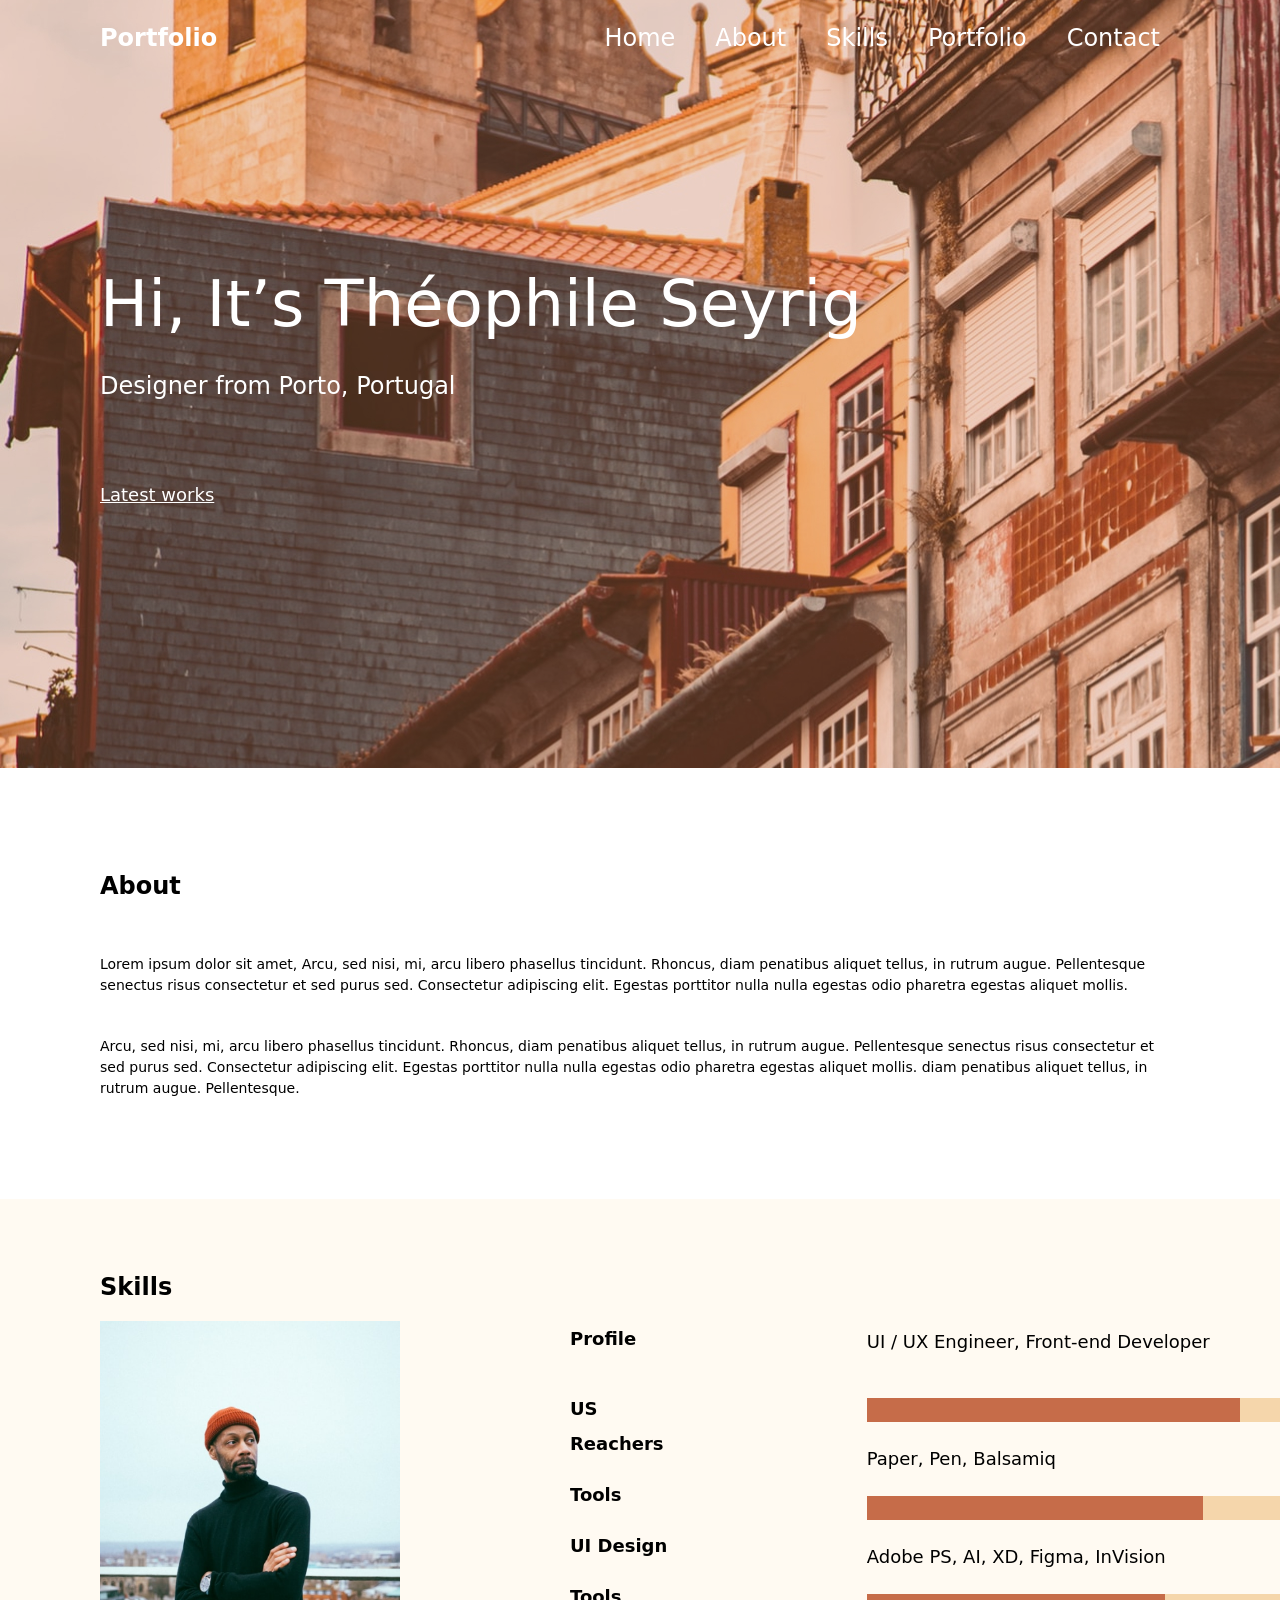
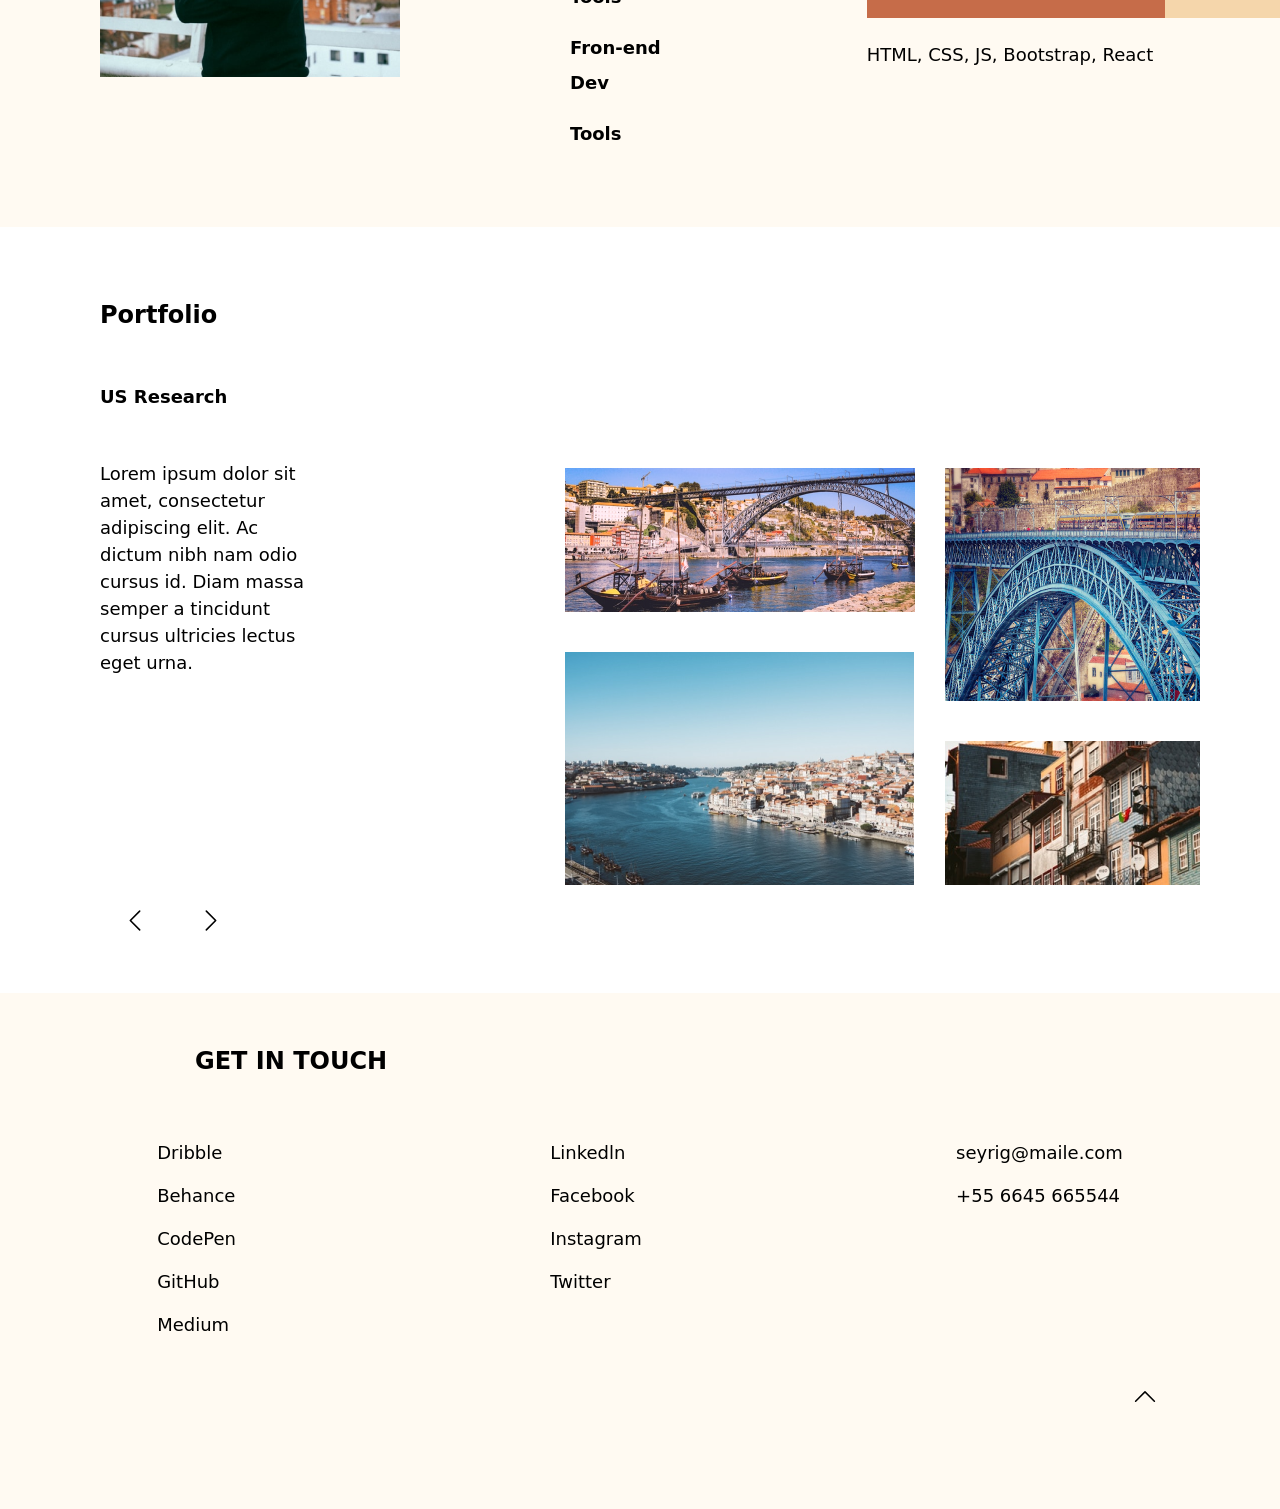
<file: HW11/index.html>
<!DOCTYPE html>
<html lang="en">
<head>
    <meta charset="UTF-8">
    <meta http-equiv="X-UA-Compatible" content="IE=edge">
    <meta name="viewport" content="width=device-width, initial-scale=1.0">
    <title>Document</title>
    <!-- CSS only -->
    <link href="https://cdn.jsdelivr.net/npm/bootstrap@5.1.3/dist/css/bootstrap.min.css" rel="stylesheet" integrity="sha384-1BmE4kWBq78iYhFldvKuhfTAU6auU8tT94WrHftjDbrCEXSU1oBoqyl2QvZ6jIW3" crossorigin="anonymous">
    <link rel="stylesheet" href="style.css">
</head>
<body>
    
<header>
<div class="contaainer">
<div class="contaainer__head">
<div class="contaainer__head__port"> <p>Portfolio</p> </div>
<div class="contaainer__head__main">
 <a href="#">Home</a>
 <a href="#">About</a>
 <a href="#">Skills</a>
 <a href="#">Portfolio</a>
 <a href="#">Contact</a></div></div>
</a>
<div class="contaainer__main">
    <p>Hi, It’s Théophile Seyrig</p>
    <p class="contaainer__main__text">Designer from Porto, Portugal</p>
    <a href="#" class="contaainer__main__minitext">Latest works</a>
</div>
</div>
</header>

<main>
<div class="white_block">

<div class="white_block__about">About</div>
<p class="white_block__minitext">Lorem ipsum dolor sit amet, Arcu, sed nisi, mi, arcu libero phasellus tincidunt. Rhoncus, diam penatibus aliquet tellus, in rutrum augue. Pellentesque senectus risus consectetur et sed purus sed. Consectetur adipiscing elit. Egestas porttitor nulla nulla egestas odio pharetra egestas aliquet mollis. </p>
<p >Arcu, sed nisi, mi, arcu libero phasellus tincidunt. Rhoncus, diam penatibus aliquet tellus, in rutrum augue. Pellentesque senectus risus consectetur et sed purus sed. Consectetur adipiscing elit. Egestas porttitor nulla nulla egestas odio pharetra egestas aliquet mollis. diam penatibus aliquet tellus, in rutrum augue. Pellentesque.</p>

</div>
<div class="yellow_block">
<p>Skills</p>
<div class="yellow_block__img_and_text">
<div class="yellow_block__img">
<img src="image/red_man.png" alt="">

</div>
<div class="yellow_block__tablle">
<div class="yellow_block__skils">
<p class="glob_profl"> Profile </p>
<p> US Reachers </p>
<p>Tools </p>
<p> UI Design </p>
<p> Tools </p>
<p> Fron-end Dev</p>
<p>Tools</p>
</div>

<div class="yellow_block__status">
<p class="glob_profl"> UI / UX Engineer, Front-end Developer </p>
<p> <div class="progress">
    <div class="progress-bar" role="progressbar" style="width: 80%" aria-valuenow="25" aria-valuemin="0" aria-valuemax="100"></div>
  </div> </p>
<p> Paper, Pen, Balsamiq </p>
<p> <div class="progress">
    <div class="progress-bar" role="progressbar" style="width: 72%" aria-valuenow="25" aria-valuemin="0" aria-valuemax="100"></div>
  </div> </p>
<p> Adobe PS, AI, XD, Figma, InVision </p>
<p> <div class="progress">
    <div class="progress-bar" role="progressbar" style="width: 64%" aria-valuenow="25" aria-valuemin="0" aria-valuemax="100"></div>
  </div> </p>
<p>HTML, CSS, JS, Bootstrap, React  </p>
</div>
</div>
</div>
</div>

<div class="Portfolio_block">
<div class="Portfolio_block__headtext">
<p>Portfolio</p>
</div>
<div class="Portfolio_block__textt_and_img">
<div class="Portfolio_block__maintext">
    <p class="text_research">US Research</p>
    <p>Lorem ipsum dolor sit amet, consectetur adipiscing elit. Ac dictum nibh nam odio cursus id. Diam massa semper a tincidunt cursus ultricies lectus eget urna.</p>
</div>

<div class="Portfolio_block__img_port">
<div class="Portfolio_block__img_port__group1">
  <img src="image/img_1.png" alt="">
  <img src="image/img_2.png" alt="">
</div>
<div class="Portfolio_block__img_port__group1">
  <img src="image/img_3.png" alt="">
  <img src="image/img_4.png" alt="">
</div>
</div>
</div>

<!-- Strelochku -->
<div class="Portfolio_block__arrow">
    <svg xmlns="http://www.w3.org/2000/svg" width="16" height="16" fill="currentColor" class="bi bi-chevron-left" viewBox="0 0 16 16">
        <path fill-rule="evenodd" d="M11.354 1.646a.5.5 0 0 1 0 .708L5.707 8l5.647 5.646a.5.5 0 0 1-.708.708l-6-6a.5.5 0 0 1 0-.708l6-6a.5.5 0 0 1 .708 0z"/>
      </svg>
      <svg xmlns="http://www.w3.org/2000/svg" width="16" height="16" fill="currentColor" class="bi bi-chevron-right" viewBox="0 0 16 16">
        <path fill-rule="evenodd" d="M4.646 1.646a.5.5 0 0 1 .708 0l6 6a.5.5 0 0 1 0 .708l-6 6a.5.5 0 0 1-.708-.708L10.293 8 4.646 2.354a.5.5 0 0 1 0-.708z"/>
      </svg>
</div>

</div>
 <footer>
<div class="footer_header_text">
    <p>GET IN TOUCH</p>
</div>
<div class="footer_column">
<div class="footer_column__one">
    
<p>Dribble</p>
<p>Behance</p>
<p>CodePen</p>
<p>GitHub</p>
<p>Medium</p>
</div>
<div class="footer_column__two">
<p>Linkedln</p>
<p>Facebook</p>
<p>Instagram</p>
<p>Twitter</p>
</div>

<div class="footer_column__three">
    <p>seyrig@maile.com</p>
    <p>+55 6645 665544</p>
</div>

</div>
<div class="footer_arrow"><svg xmlns="http://www.w3.org/2000/svg" width="16" height="16" fill="currentColor" class="bi bi-chevron-up" viewBox="0 0 16 16">
    <path fill-rule="evenodd" d="M7.646 4.646a.5.5 0 0 1 .708 0l6 6a.5.5 0 0 1-.708.708L8 5.707l-5.646 5.647a.5.5 0 0 1-.708-.708l6-6z"/>
  </svg></div>

 </footer>









</main>




</body>
</html>
</file>
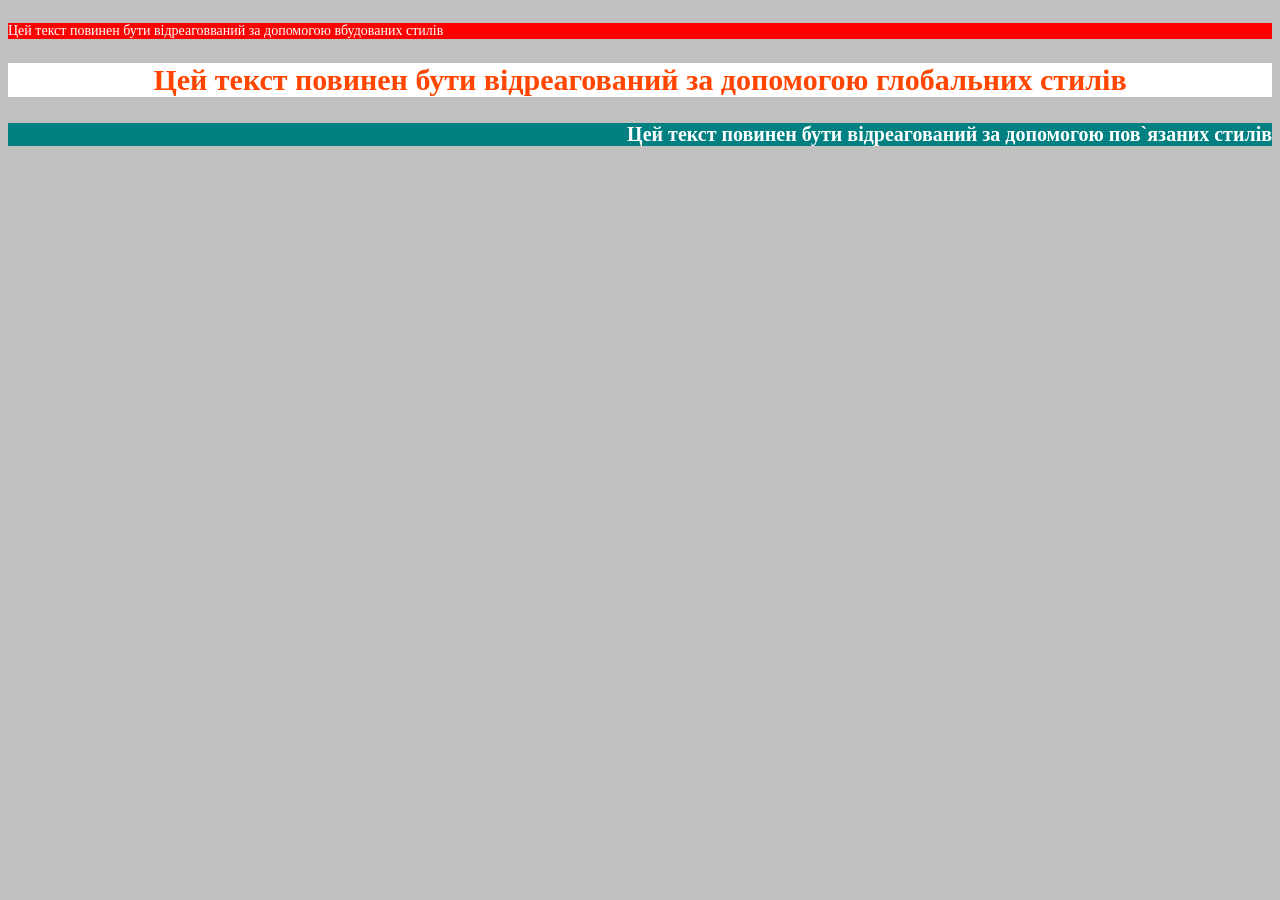
<file: Hw2/index.html>
<!DOCTYPE html>
<html lang="en">
<head>
    <meta charset="UTF-8">
    <meta http-equiv="X-UA-Compatible" content="IE=edge">
    <link rel="stylesheet" href="style.css">
    <meta name="viewport" content="width=device-width, initial-scale=1.0">
    <title>Document</title>
    <style>
        h1{
            background-color:white ;
            color: orangered;
            font-size: 30px;
            text-align: center;
            font-weight: bold;
        }


    </style>
</head>
<body>
    <h5 style="color: white; background-color: red; font-size: 14px; font-weight: lighter;">Цей текст повинен бути відреаговваний за допомогою вбудованих стилів</h5>
    <h1> Цей текст повинен бути відреагований за допомогою глобальних стилів</h1>
    <h4> Цей текст повинен бути відреагований за допомогою пов`язаних стилів</h4>

</body>
</html>
</file>
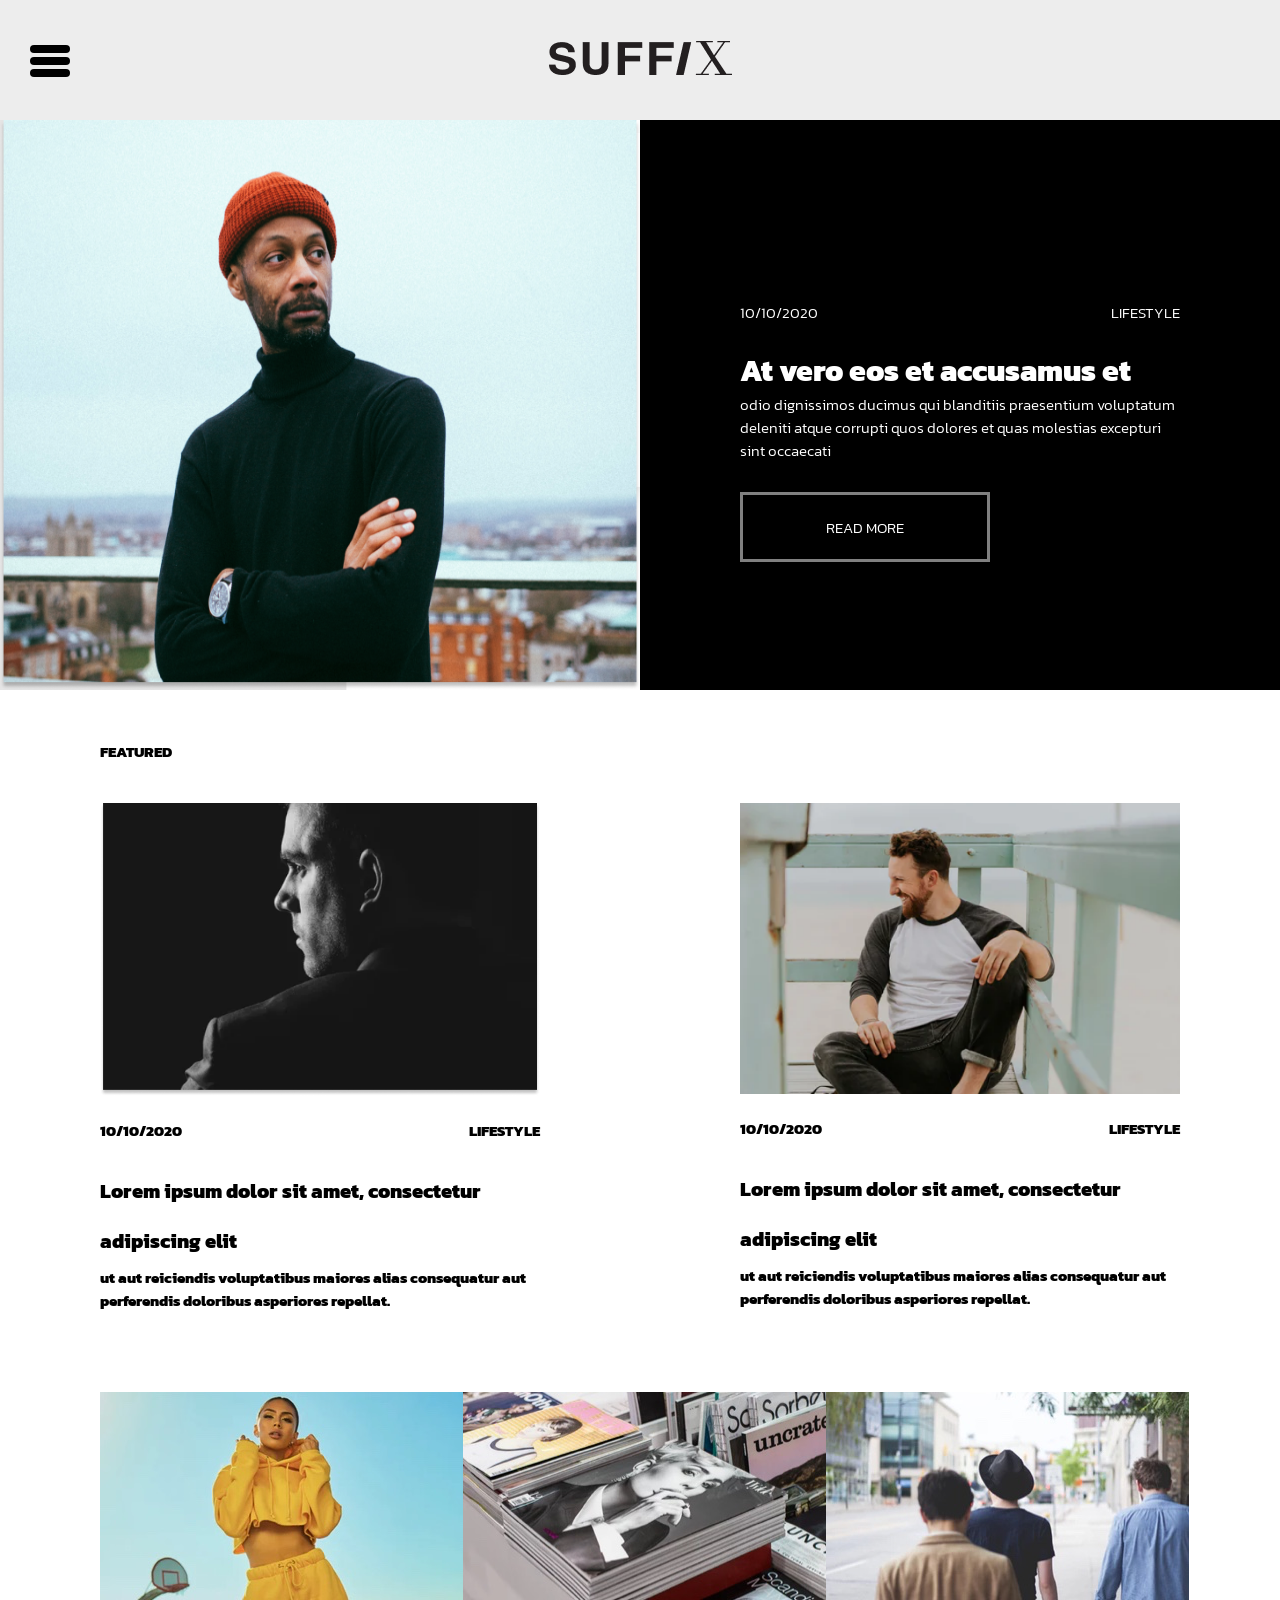
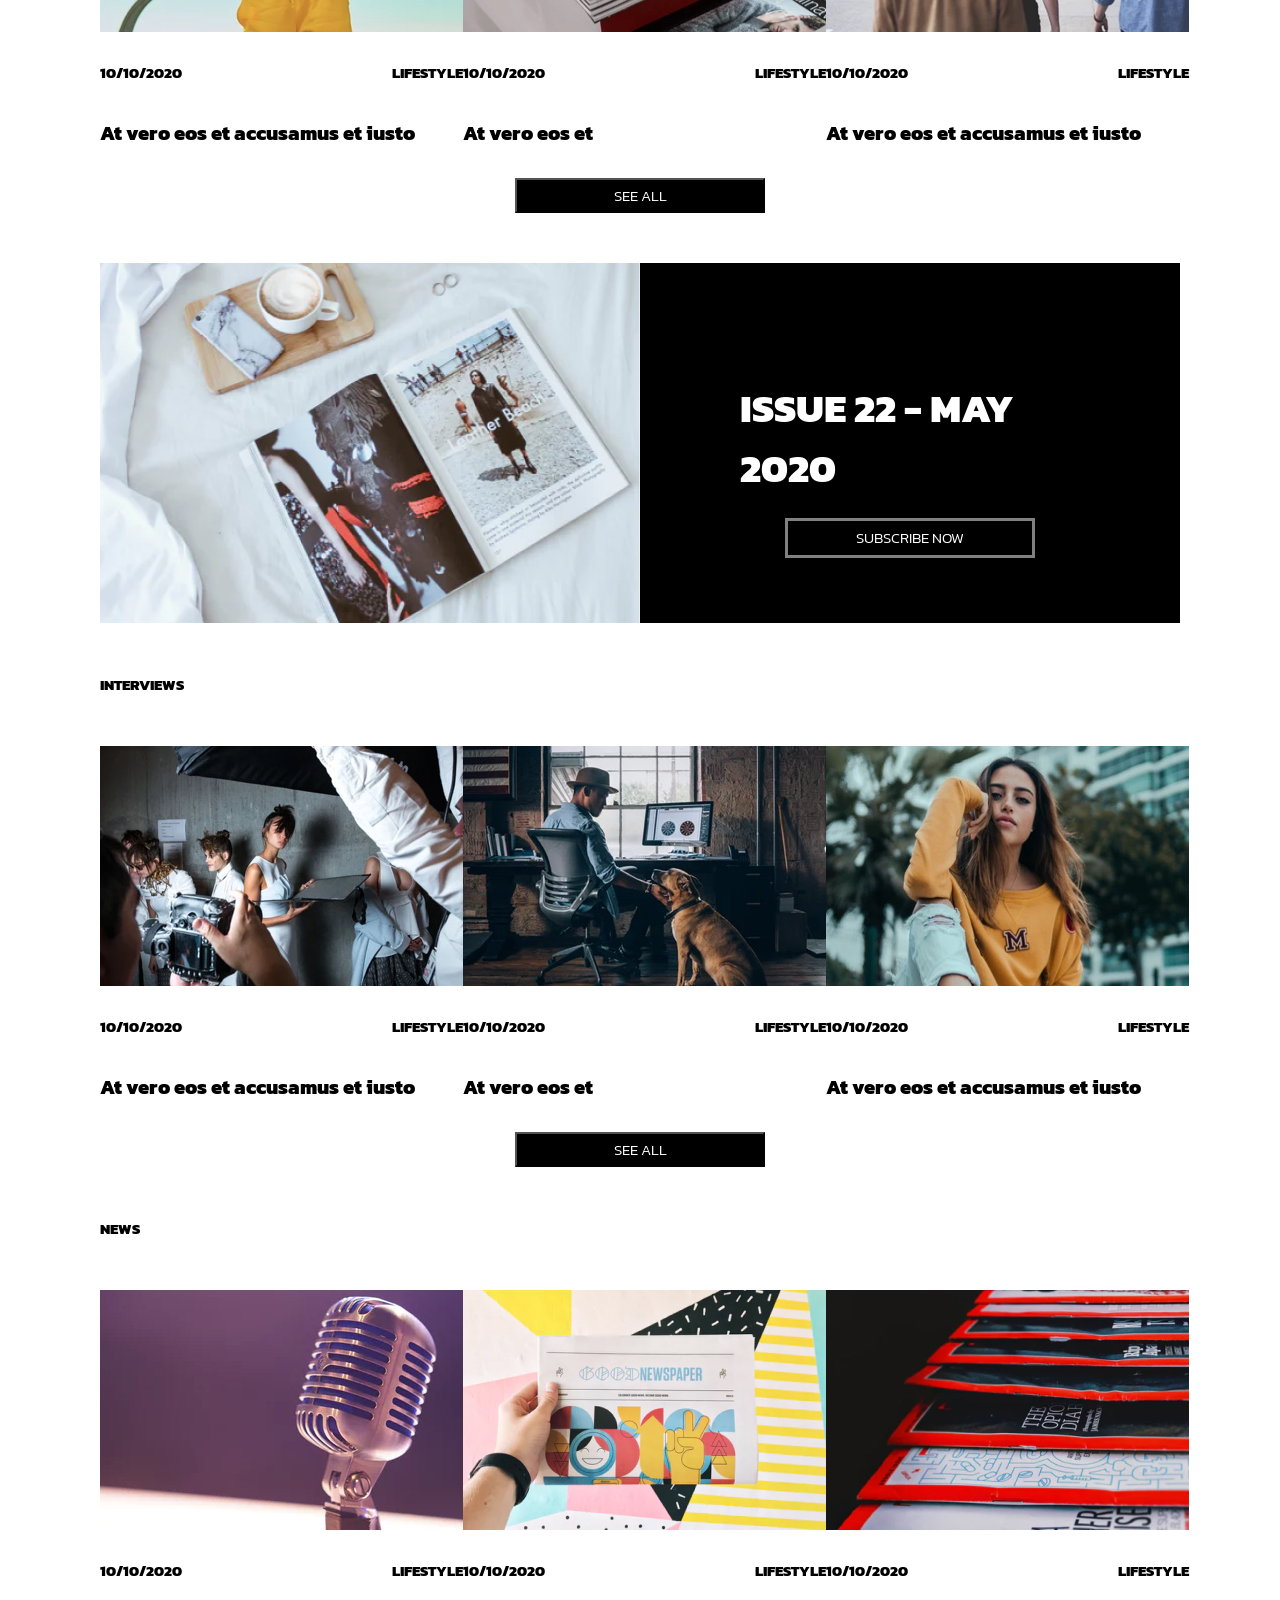
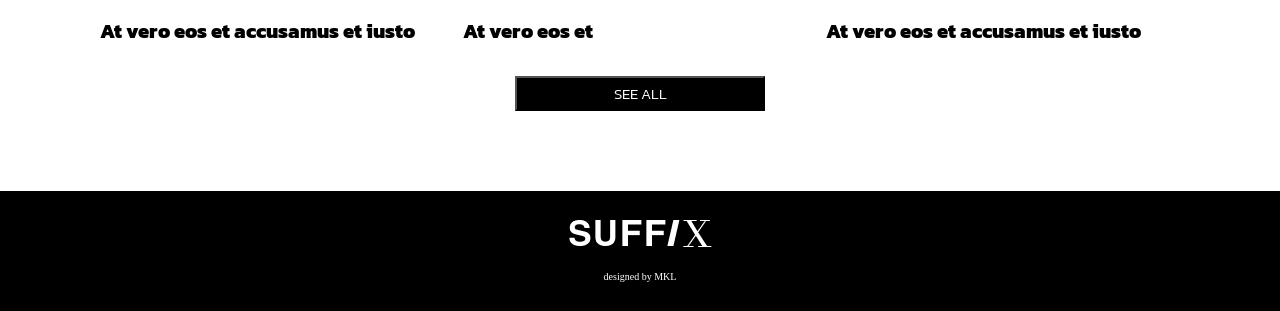
<file: HW8/index.html>
<!DOCTYPE html>
<html lang="en">
<head>
    <meta charset="UTF-8">
    <meta http-equiv="X-UA-Compatible" content="IE=edge">
    <meta name="viewport" content="width=device-width, initial-scale=1.0">
    <link rel="stylesheet" href="style2.css">
    <title>Document</title>
    <link rel="preconnect" href="https://fonts.googleapis.com">
    <link rel="preconnect" href="https://fonts.gstatic.com" crossorigin>
    <link href="https://fonts.googleapis.com/css2?family=Dosis:wght@200&family=Kanit:wght@100&family=Nanum+Gothic&family=Poppins:wght@100&family=Rajdhani:wght@300&family=Send+Flowers&display=swap" rel="stylesheet">
</head>
<body>
    <header>
        <div class="menu"><svg class="image_menu"    viewBox="0 0 100 80" width="40" height="40">
             <rect width="100" height="20" rx="10"></rect>
             <rect y="30" width="100" height="20" rx="10"></rect>
             <rect y="60" width="100" height="20" rx="10"></rect>
           </svg>
           <img class="suffix"  src="image/Suffix.png" alt="">  
           <div class="appeared">
             <p><b>Home</b></p>
             <p><b>Preferences</b></p>
             <p><b>Contacts</b></p>
             <p><b>About</b></p>
             <p><b>Our blog</b></p>
             <p><b>Map</b></p>
             <p><b>Career</b></p>    
         </div></div> 
   </header>
   <main>
<div class="header_container">
    <!-- <div class="img_one"> -->
        <img class="img_one" src="image/1img.png" alt="">
        <!-- </div> -->
        <div class="black_block">
            <div class="text_middle">
            <div class="text_head">
        <p>10/10/2020</p>
        <p>LIFESTYLE</p>
        </div>
        
        <p class="title">At vero eos et accusamus et</p>
        <p>odio dignissimos ducimus qui blanditiis praesentium voluptatum deleniti atque corrupti quos dolores et quas molestias excepturi sint occaecati</p>
        
        <button class="read_button">
            <p>READ MORE</p>
          
        </button>
    </div>
        </div>
</div>



<div class="container">
        <div class="featured">   <p>FEATURED</p>   </div>
        <div class="man_foto">

            <div class="img_foto"> 
                  <img  class="man_one adapt" src="image/Foto2.png" alt="">
         <div class="text_man_one">
            <div class="text_head">
                <p>10/10/2020</p>
                <p>LIFESTYLE</p>
                </div> 
                <div>
                <p class=" mini_title">Lorem ipsum dolor sit amet, consectetur adipiscing elit</p>
                <p>ut aut reiciendis voluptatibus maiores alias consequatur aut perferendis doloribus asperiores repellat.</p>
                </div>
                  </div>
        </div>
        <div class="img_foto">
        <img  class="man_two adapt"  src="image/Foto3.png" alt="">
        
        <div class="text_man_one">
            <div class="text_head">
                <p>10/10/2020</p>
                <p>LIFESTYLE</p>
                </div> 
                <div>
                <p class="mini_title">Lorem ipsum dolor sit amet, consectetur adipiscing elit</p>
                <p>ut aut reiciendis voluptatibus maiores alias consequatur aut perferendis doloribus asperiores repellat.</p>
                </div>       
        </div>
        </div>  
</div>


<!--4part -->
    <div class="three_foto">
        <div class="img_foto2">
    <img class="albom adapt" src="image/girl1.png" alt="">
    <div class="text_man_one">
        <div class="text_head">
            <p>10/10/2020</p>
            <p>LIFESTYLE</p>
            </div>
            
            <div>
            <p class="mini_title">At vero eos et accusamus et iusto</p>
            </div>       
    </div>
    </div>
    <div class="img_foto2">
    <img class="albom adapt" src="image/book1.png" alt="">
    <div class="text_man_one">
        <div class="text_head">
            <p>10/10/2020</p>
            <p>LIFESTYLE</p>
            </div>
            
            <div>
            <p class=" mini_title">At vero eos et</p>
        
            </div>       
    </div>
    </div>
    <div class="img_foto2">
    <img class="albom adapt" src="image/people1.png" alt="">
    <div class="text_man_one">
        <div class="text_head">
            <p>10/10/2020</p>
            <p>LIFESTYLE</p>
            </div>
            
            <div>
            <p class= "mini_title">At vero eos et accusamus et iusto</p>
            </div>       
    </div>
    </div>
    </div>

    <!-- button see all -->
    <div class="button_block">

        <button class="see_butt">
        <p>SEE ALL</p>
        </button>
        </div>

        <!-- 6part -->

        <div class="subscribe_foto">
            <!-- <div class="book_two" > -->
            <img class="book_two" src="image/book2.png" alt=""> 
         <!-- </div> -->
            <div class="two_bl">
            
                <p class="subscribe_foto text">ISSUE 22 - MAY 2020</p>
                <button class="subs_button">SUBSCRIBE NOW</button>
            </div>
            </div>


<!-- 7part -->
<div class="featured inter">INTERVIEWS</div>
<div class="block_four sevnpart">
    <div class="three_foto">
        <div class="img_foto2">
    <img class="albom adapt" src="image/img-5.png" alt="">
    <div class="text_man_one">
        <div class="text_head">
            <p>10/10/2020</p>
            <p>LIFESTYLE</p>
            </div>
            
            <div>
            <p class="title mini_title">At vero eos et accusamus et iusto</p>
            </div>       
    </div>
    </div>
    <div class="img_foto2">
    <img class="albom adapt" src="image/img-6.png" alt="">
    <div class="text_man_one">
        <div class="text_head">
            <p>10/10/2020</p>
            <p>LIFESTYLE</p>
            </div>
            
            <div>
            <p class="title mini_title">At vero eos et</p>
        
            </div>       
    </div>
    </div>
    <div class="img_foto2">
    <img class="albom adapt" src="image/img-7.png" alt="">
    <div class="text_man_one">
        <div class="text_head">
            <p>10/10/2020</p>
            <p>LIFESTYLE</p>
            </div>
            
            <div>
            <p class="title mini_title">At vero eos et accusamus et iusto</p>
            </div>       
    </div>
    </div>
    </div>
    </div>
    <div class="button_block">
    
    <button class="see_butt">
    <p>SEE ALL</p>
    </button>
    </div>

<!-- 8part -->
<div class="featured inter">NEWS</div>
    <div class="block_four sevnpart">
        <div class="three_foto">
            <div class="img_foto2">
        <img class="albom adapt" src="image/img-8.jpg" alt="">
        <div class="text_man_one">
            <div class="text_head">
                <p>10/10/2020</p>
                <p>LIFESTYLE</p>
                </div>
                
                <div>
                <p class="title mini_title">At vero eos et accusamus et iusto</p>
                </div>       
        </div>
        </div>
        <div class="img_foto2">
        <img class="albom adapt" src="image/img-9.jpg" alt="">
        <div class="text_man_one">
            <div class="text_head">
                <p>10/10/2020</p>
                <p>LIFESTYLE</p>
                </div>
                
                <div>
                <p class="title mini_title">At vero eos et</p>
            
                </div>       
        </div>
        </div>
        <div class="img_foto2">
        <img class="albom adapt" src="image/img-10.jpg" alt="">
        <div class="text_man_one">
            <div class="text_head">
                <p>10/10/2020</p>
                <p>LIFESTYLE</p>
                </div>
                
                <div>
                <p class="title mini_title">At vero eos et accusamus et iusto</p>
                </div>       
        </div>
        </div>
        </div>
        </div>
        <div class="button_block">
        
        <button class="see_butt">
        <p>SEE ALL</p>
        </button>
        </div>
</div>
   </main>

   <footer> 
    <p class="start end"><img src="image/Suffix-end.png" alt="">
    <p class="designed_by">designed by MKL</p>
 </footer>

</body>
</html>
</file>
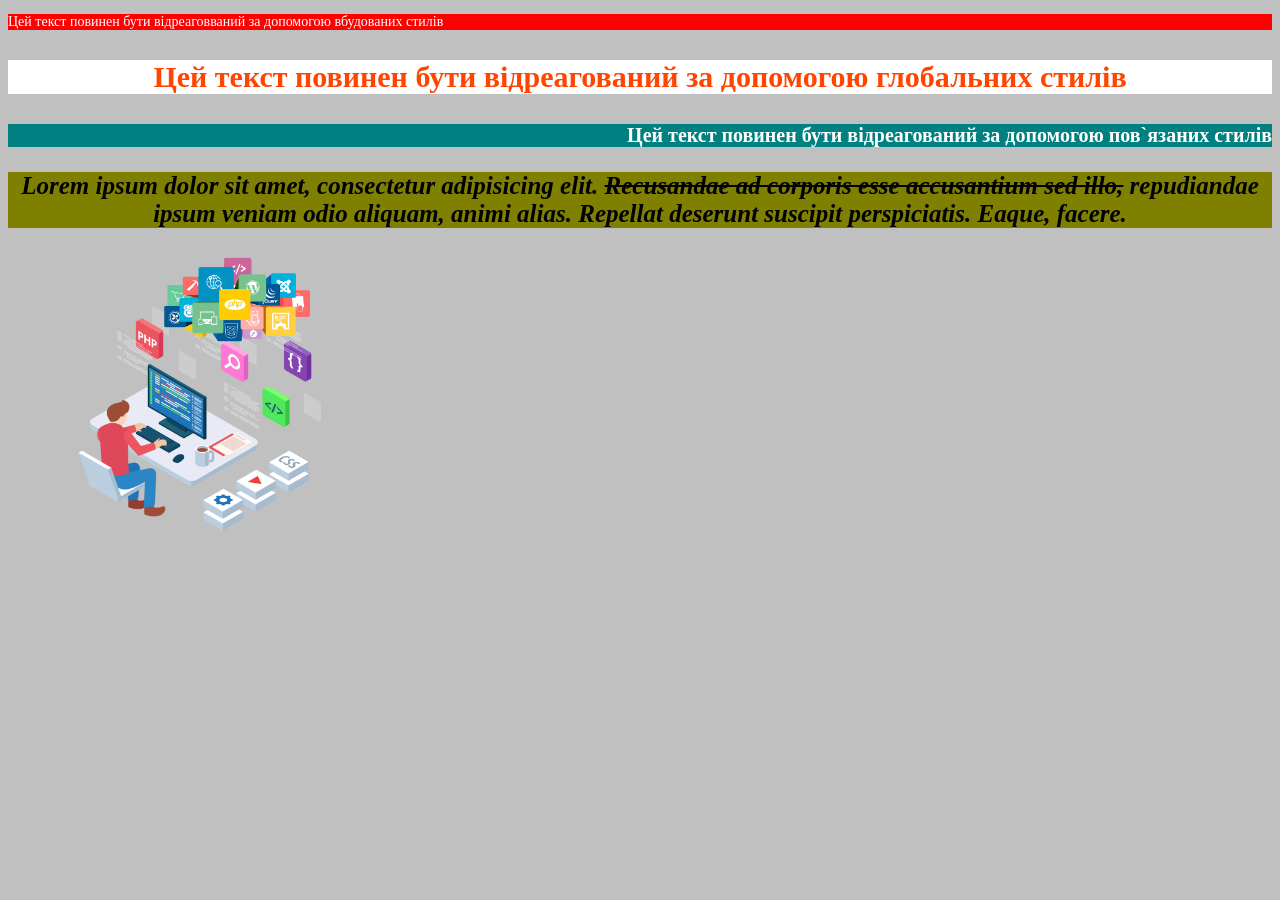
<file: Hw2/Hw2.2/index.html>
<!DOCTYPE html>
<html lang="en">
<head>
    <meta charset="UTF-8">
    <meta http-equiv="X-UA-Compatible" content="IE=edge">
    <link rel="stylesheet" href="style.css">
    <meta name="viewport" content="width=device-width, initial-scale=1.0">
    <title>Document</title>
    <style>
        .global{
            background-color:white ;
            color: orangered;
            font-size: 30px;
            text-align: center;
            font-weight: bold;
        }


    </style>
</head>
<body>
    <p style="color: white; background-color: red; font-size: 14px; ">Цей текст повинен бути відреаговваний за допомогою вбудованих стилів</p>
    <p class="global"> Цей текст повинен бути відреагований за допомогою глобальних стилів</p>
    <p id="related">Цей текст повинен бути відреагований за допомогою пов`язаних стилів</p>
    <p class="center">Lorem ipsum dolor sit amet, consectetur adipisicing elit. <del>Recusandae ad corporis esse accusantium sed illo,</del>  repudiandae ipsum veniam odio aliquam, animi alias. Repellat deserunt suscipit perspiciatis. Eaque, facere.</p>
    <img src="Web.png" alt="">
</body>
</html>
</file>
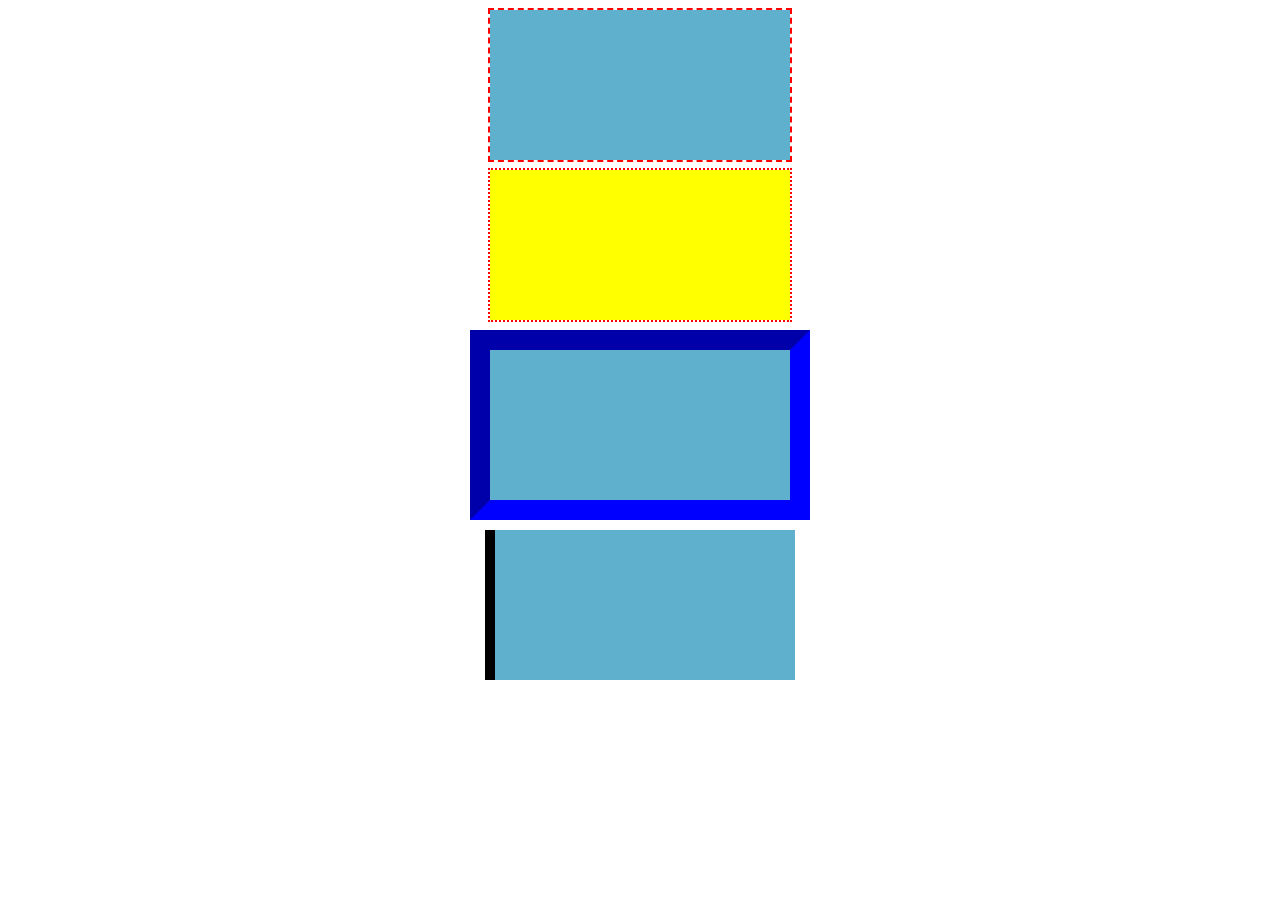
<file: Hw3/HW3.1/index.html>
<!DOCTYPE html>
<html lang="en">
<head>
    <meta charset="UTF-8">
    <meta http-equiv="X-UA-Compatible" content="IE=edge">
    <meta name="viewport" content="width=device-width, initial-scale=1.0">
    <link rel="stylesheet" href="style.css">
    <title>Document</title>
</head>
<body>

     <div class="block-first">


         </div>
            <div class="block-second">

        
                </div>
        <div class="block-third">

        
         </div>
            <div class="block-fourth">

        
        </div>
</body>
</html>
</file>
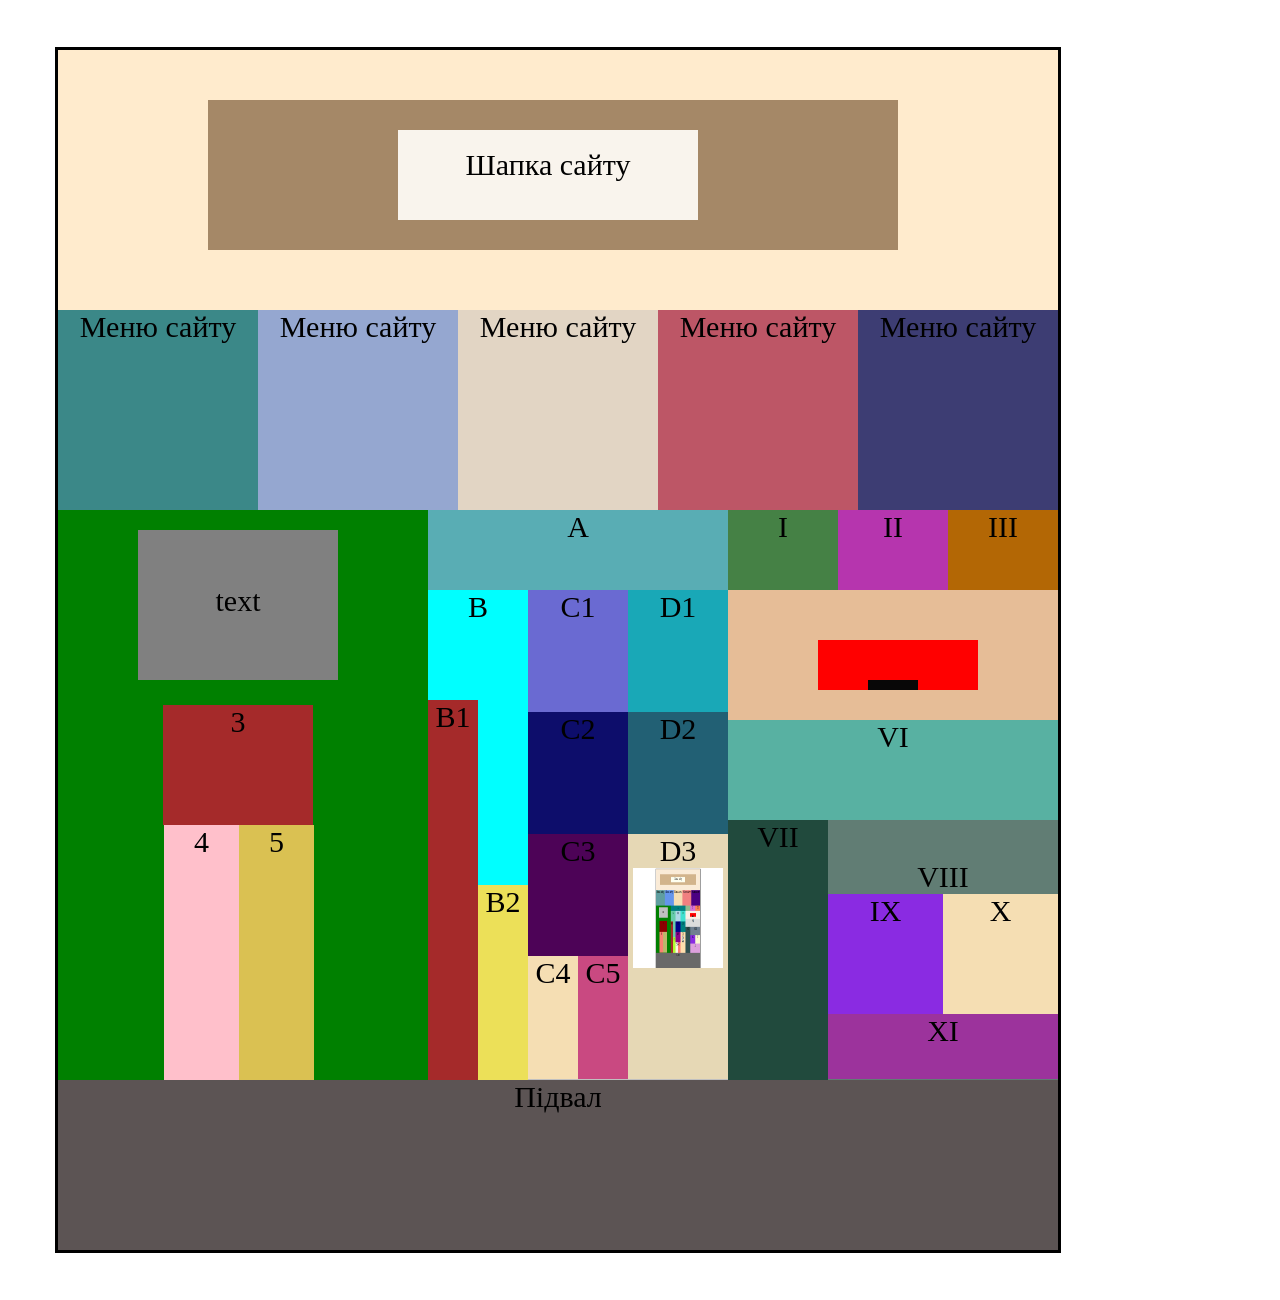
<file: Hw3/Hw3.2/index.html>
<!DOCTYPE html>
<html lang="en">
<head>
    <meta charset="UTF-8">
    <meta http-equiv="X-UA-Compatible" content="IE=edge">
    <meta name="viewport" content="width=device-width, initial-scale=1.0">
    <link rel="stylesheet" href="style.css">
    <title>Document</title>
</head>
<body>
   <div class="block">
<!-- Блок для шапки сайту -->
  <div class="header">

        <div class="header-site">
            <!-- Шапка сайту -->
        <div class="site">
            <br>
             <p>Шапка сайту</p> 
            
            </div>
        </div>
    </div>
    <div class="menu one">
<p>Меню сайту</p>
    </div>
    <div class="menu two">
        <p>Меню сайту</p>
    </div>
    <div class="menu three">
        <p>Меню сайту</p>
    </div>
    <div class="menu four">
        <p>Меню сайту</p>
    </div>
    <div class="menu five">
        <p>Меню сайту</p>
    </div>

    <!-- Середина блоку-->
    <div>
<!-- Перший блок -->
<div class=" container first">

 <div class="green">

 <div class="text">
<br>
<br>
<br>
<p>text</p>

 </div>
 <div class="redbox ">
    <p>3</p>

 </div>
 <div class="pinkbox ">
<p>4</p>
 </div>

 <div class="pinkbox another">
<p>5</p>
 </div>
 </div>

</div>

<!--  Другий блок-->

<div class="container second">

    <div class="boxA">
    <p>A</p>
    </div>

    <!-- Перша колона -->
<div class="column">

    <div class="boxB">
<p>B</p>
<div class="boxB1 B1">
<p>B1</p>

</div>
<div class="boxB1 B2">
<p>B2</p>
</div>

    </div>

    
</div>
<!-- Друга колона -->
<div class="column"> 

<div class="boxC1">
<p>C1</p>
</div>
<div class="boxC2">
    <p>C2</p>

</div>
<div class="boxC3">
    <p>C3</p>

</div>
<div class="boxC4">
<p>C4</p>
</div>
<div class="boxC4 C5">
    <p>C5</p>
</div>

</div>
<!-- Третя колона -->
<div class="column">

    <div class="boxD1">
        <p>D1</p>
        </div>
        <div class="boxD2">
            <p>D2</p>
        
        </div>
        <div class="boxD3">
            <p>D3</p>
        <img src="floatTask.png" alt="">
        </div>
</div>
</div>
<!-- Третій блок -->
<div class="container third">

    <div class="number None">
<p>I</p>

    </div>
    <div class="number Ntwo">
<p>II</p>

    </div>
    <div class="number Nthree">

<p>III</p>
    </div>
    <div class="block1">
<div class="blockred">
<div class="blockblack">
</div>
</div>
    </div>
<div class="blockNfive">
    <p>VI</p>
</div>
<div class="blockNseven">

<p>VII</p>
</div>
<div class="blockNseven eight">
    <p>VIII</p>
 <div class="blocknine">
<p>IX</p>

 </div>
 <div class="blocknine ten">
    <p>X</p>
     </div>
    
    <div class="blockNeleven">

<p>XI</p>

    </div>
</div>

    
</div>
<!-- Підвал -->
    <div class="footer">
<p>Підвал</p>

    </div>


   </div>
    
</body>
</html>
</file>
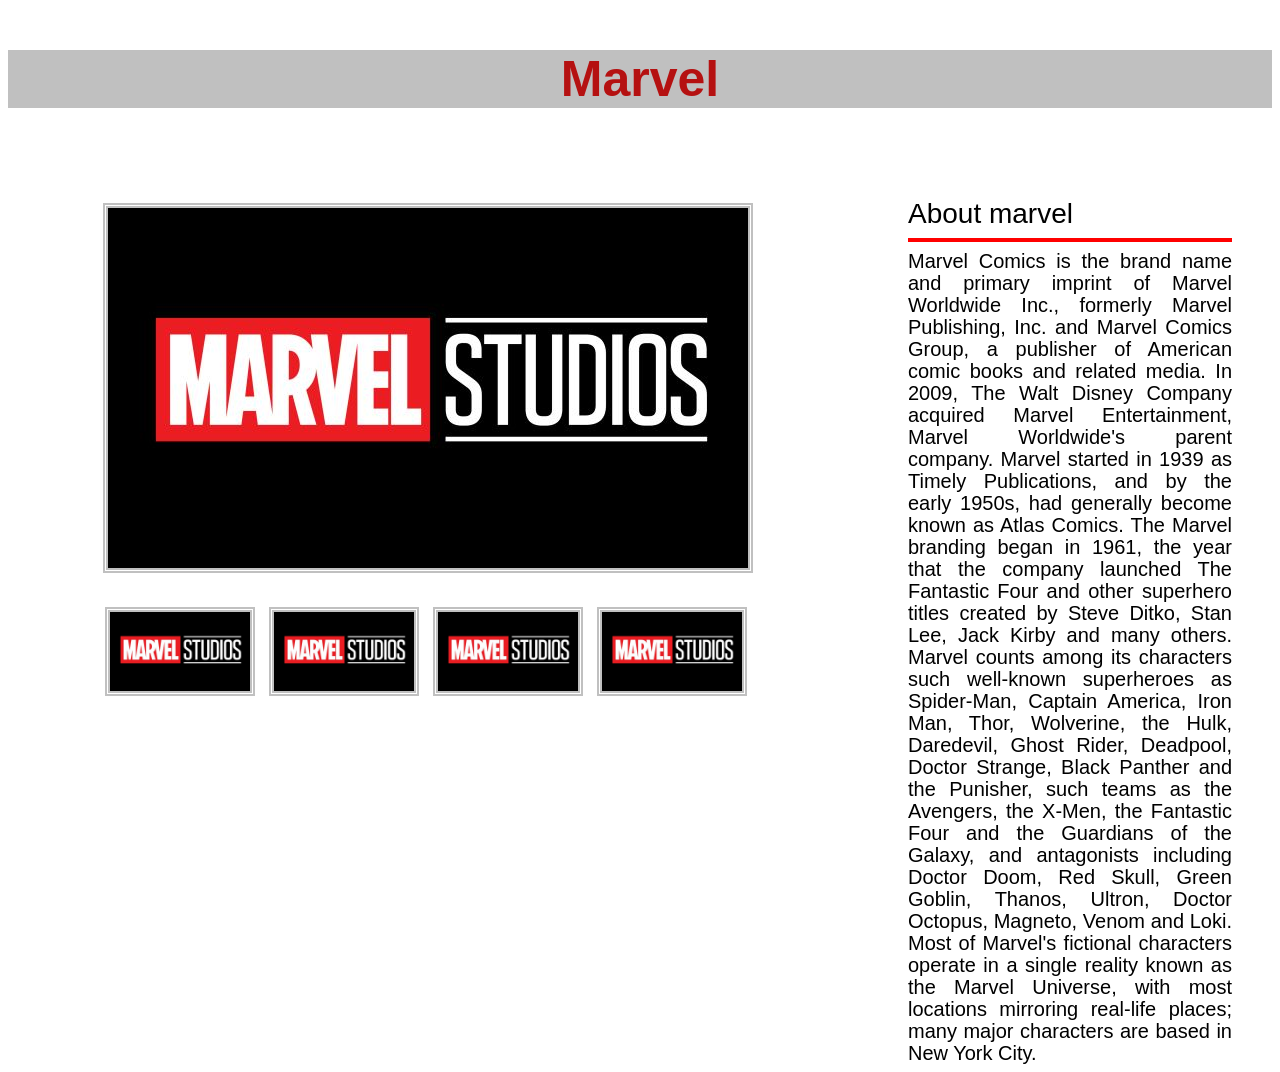
<file: Hw3/Hw3.3/index.html>
<!DOCTYPE html>
<html>
    <head>
<meta charset="UTF-8">
<link rel="stylesheet" href="style.css">
<link rel="preconnect" href="https://fonts.googleapis.com">
<link rel="preconnect" href="https://fonts.gstatic.com" crossorigin>
<link href="https://fonts.googleapis.com/css2?family=Roboto:wght@100&display=swap" rel="stylesheet">
    <title>Marvel</title>
</head>
<body>
    <div class="Marvel">
      
   <p>Marvel</p>

    </div>
<div class="image">
    <div class="img-logo" >
    <img class="logo" src="Marvel_Studios_logo.jpg" alt="">
</div>

<div class="block">
    <img class="mlogo"  src="Marvel_Studios_logo.jpg" alt="">
    <img class="mlogo"src="Marvel_Studios_logo.jpg" alt="">
    <img class="mlogo" src="Marvel_Studios_logo.jpg" alt="">
    <img class="mlogo" src="Marvel_Studios_logo.jpg" alt="">

</div>
</div>
<!-- text -->
<div class="Text">


    <p class="About-marvel">About marvel</p>
    <hr>
    <p class="main-text">
        Marvel Comics is the brand name and primary imprint of Marvel Worldwide Inc., formerly Marvel Publishing, Inc. and Marvel Comics Group, a publisher of American comic books and related media. In 2009, The Walt Disney Company acquired Marvel Entertainment, Marvel Worldwide's parent company.
    
        Marvel started in 1939 as Timely Publications, and by the early 1950s, had generally become known as Atlas Comics. The Marvel branding began in 1961, the year that the company launched The Fantastic Four and other superhero titles created by Steve Ditko, Stan Lee, Jack Kirby and many others.
        
        Marvel counts among its characters such well-known superheroes as Spider-Man, Captain America, Iron Man, Thor, Wolverine, the Hulk, Daredevil, Ghost Rider, Deadpool, Doctor Strange, Black Panther and the Punisher, such teams as the Avengers, the X-Men, the Fantastic Four and the Guardians of the Galaxy, and antagonists including Doctor Doom, Red Skull, Green Goblin, Thanos, Ultron, Doctor Octopus, Magneto, Venom and Loki. Most of Marvel's fictional characters operate in a single reality known as the Marvel Universe, with most locations mirroring real-life places; many major characters are based in New York City.
    </p>
    </div>

</body>
</html>
</file>
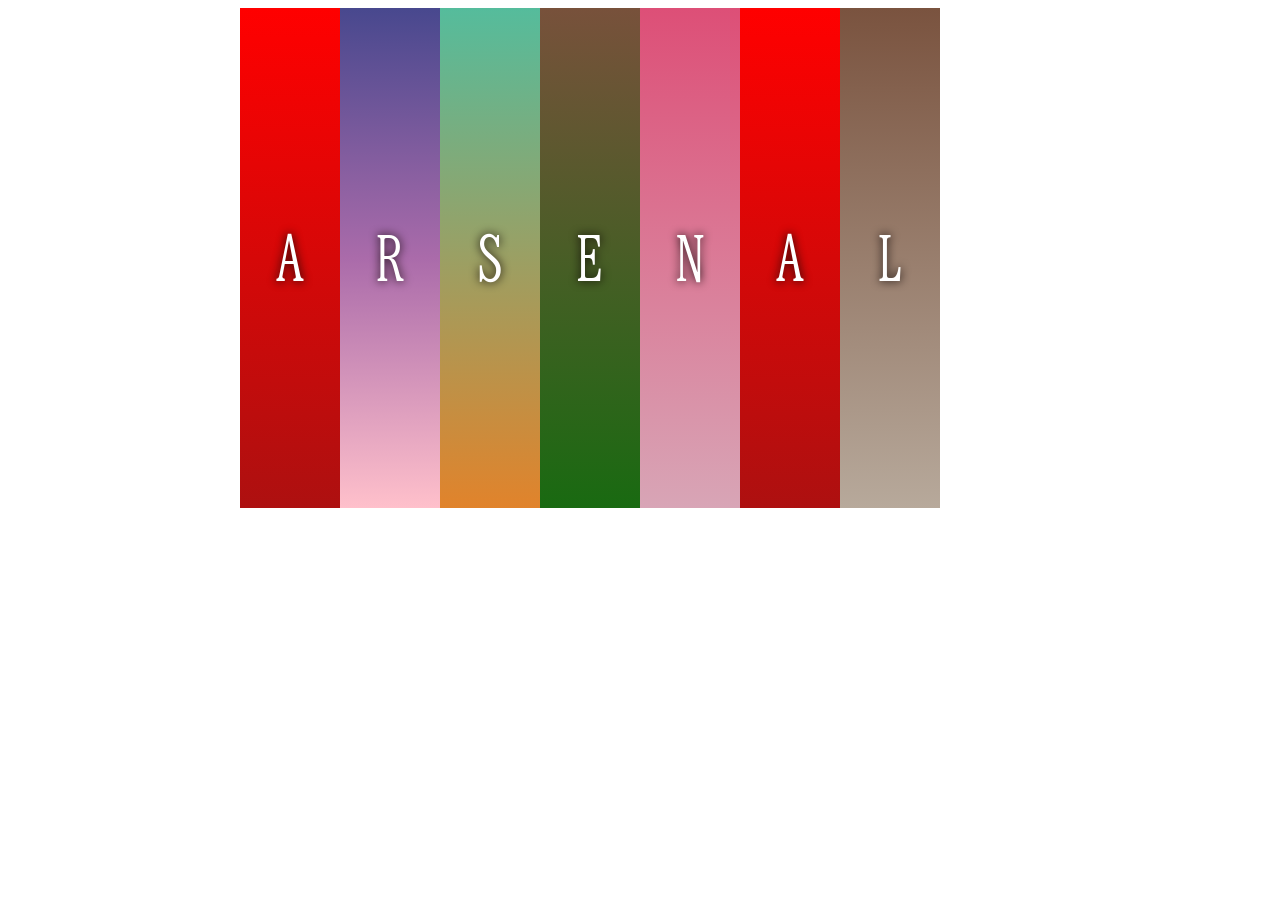
<file: Hw3/Hw3.4/index.html>
<!DOCTYPE html>
<html lang="en">
<head>
    <meta charset="UTF-8">
    <meta http-equiv="X-UA-Compatible" content="IE=edge">
    <meta name="viewport" content="width=device-width, initial-scale=1.0">
    <link rel="stylesheet" href="style.css">

    <link rel="preconnect" href="https://fonts.googleapis.com">
    <link rel="preconnect" href="https://fonts.gstatic.com" crossorigin>
    <link href="https://fonts.googleapis.com/css2?family=BIZ+UDMincho&family=Roboto:wght@100&display=swap" rel="stylesheet">
    <title>Document</title>
</head>
<body>
    <div class="container">
<div class="one a">
 <p>A</p>
  </div>
  
<div class="one r">
    <P>R</P>
    
  </div>

<div class="one s">
    <P>S</P>
</div>
    
<div class="one e">
    <P>E</P>
</div>
<div class="one n">
    <P>N</P>
</div>
<div class="one a">
    <P>A</P> 
</div>
<div class="one l">
    <P>L</P>
    </div>
</div>
</body>
</html>
</file>
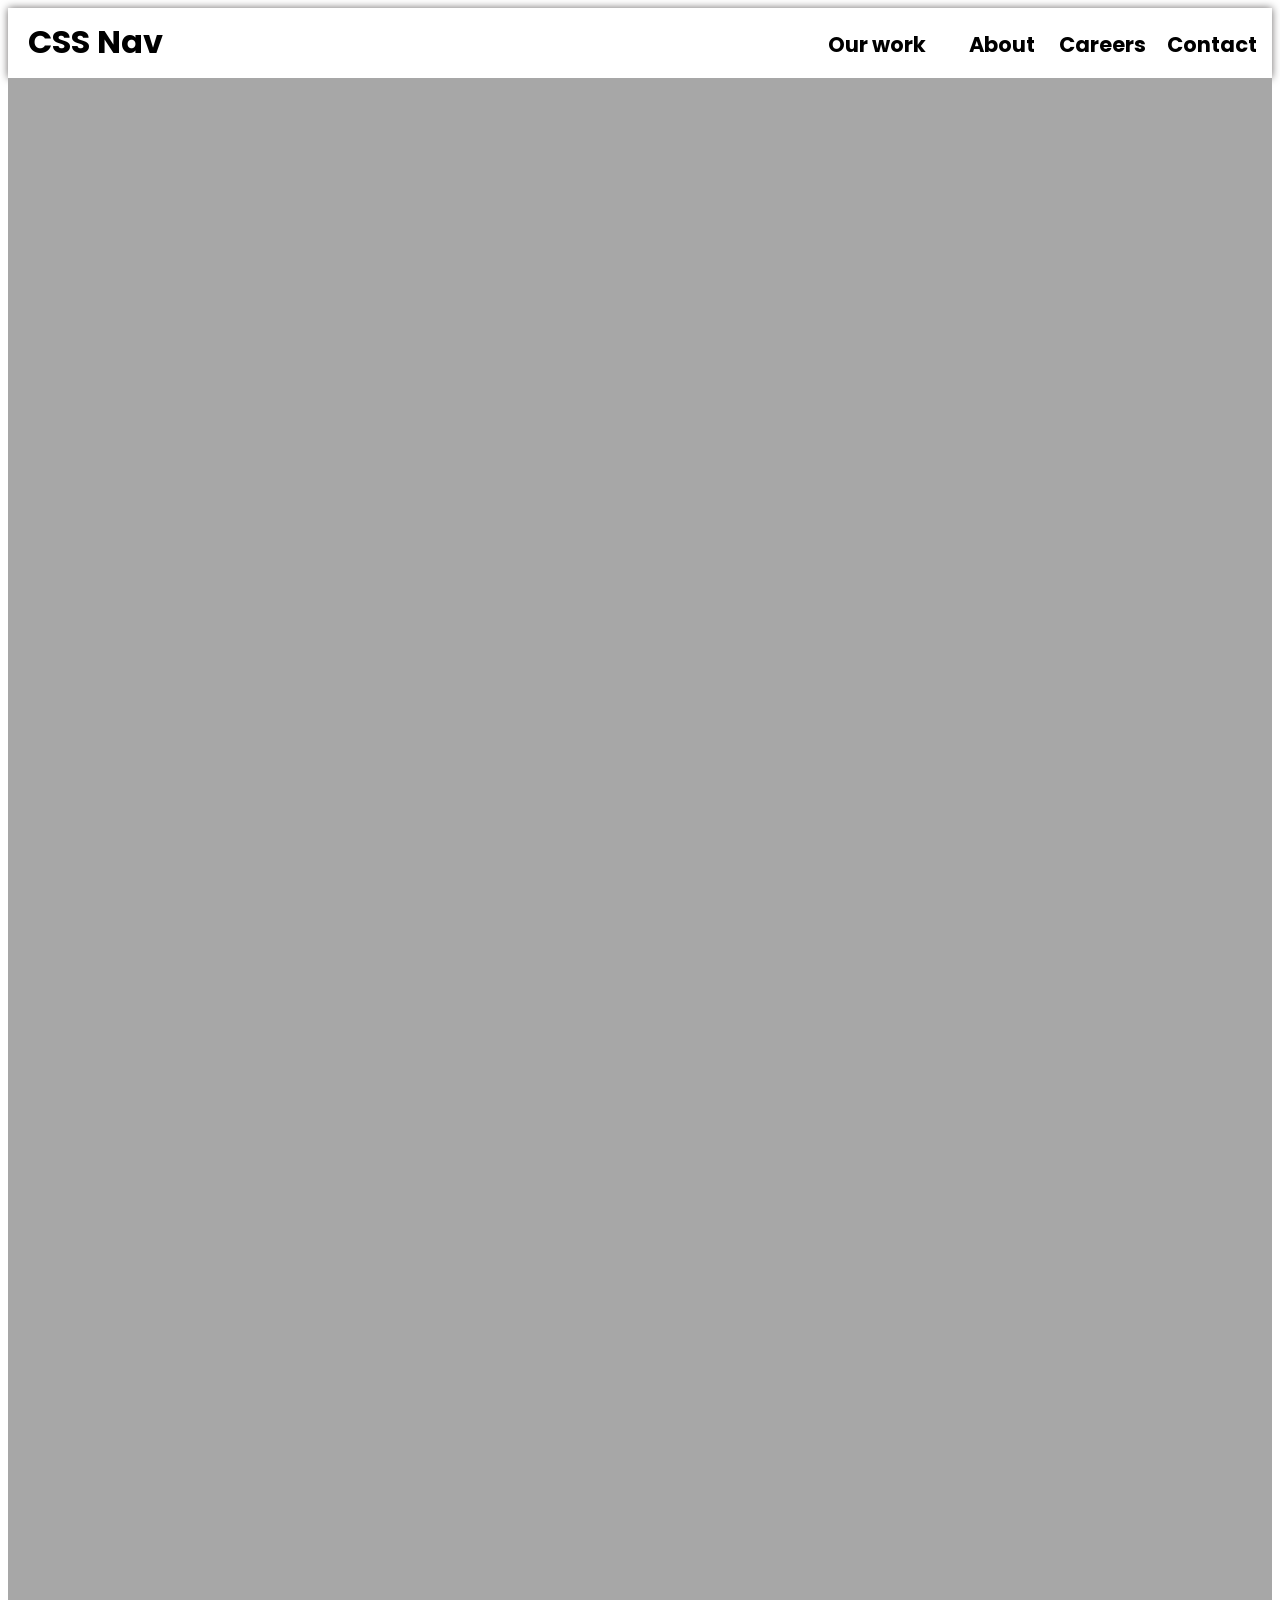
<file: Hw3/HW3.dod/index.html>
<!DOCTYPE html>
<html lang="en">
<head>
    <meta charset="UTF-8">
    <meta http-equiv="X-UA-Compatible" content="IE=edge">
    <meta name="viewport" content="width=device-width, initial-scale=1.0">
    <link rel="stylesheet" href="style.css"> 
    <link rel="preconnect" href="https://fonts.googleapis.com">
<link rel="preconnect" href="https://fonts.gstatic.com" crossorigin>
<link href="https://fonts.googleapis.com/css2?family=Dosis:wght@200&family=Nanum+Gothic&family=Poppins:wght@100&family=Rajdhani:wght@300&family=Send+Flowers&display=swap" rel="stylesheet">
    <title>Document</title>
</head>
<body>
    <div class="header">
<div class="CSS">
 CSS Nav  
</div>
<div class="menu">

<div class="text work">
<p>  Our work</p>    
</div>
<div class="text">
    <p>About</p>
</div>
<div class="text">
    <p>
       Careers 
    </p></div>
<div class="text Contact">
    <p>
        Contact
    </p></div>
    </div>
</div>
    <div class="Container">

    </div>
</body>
</html>
</file>
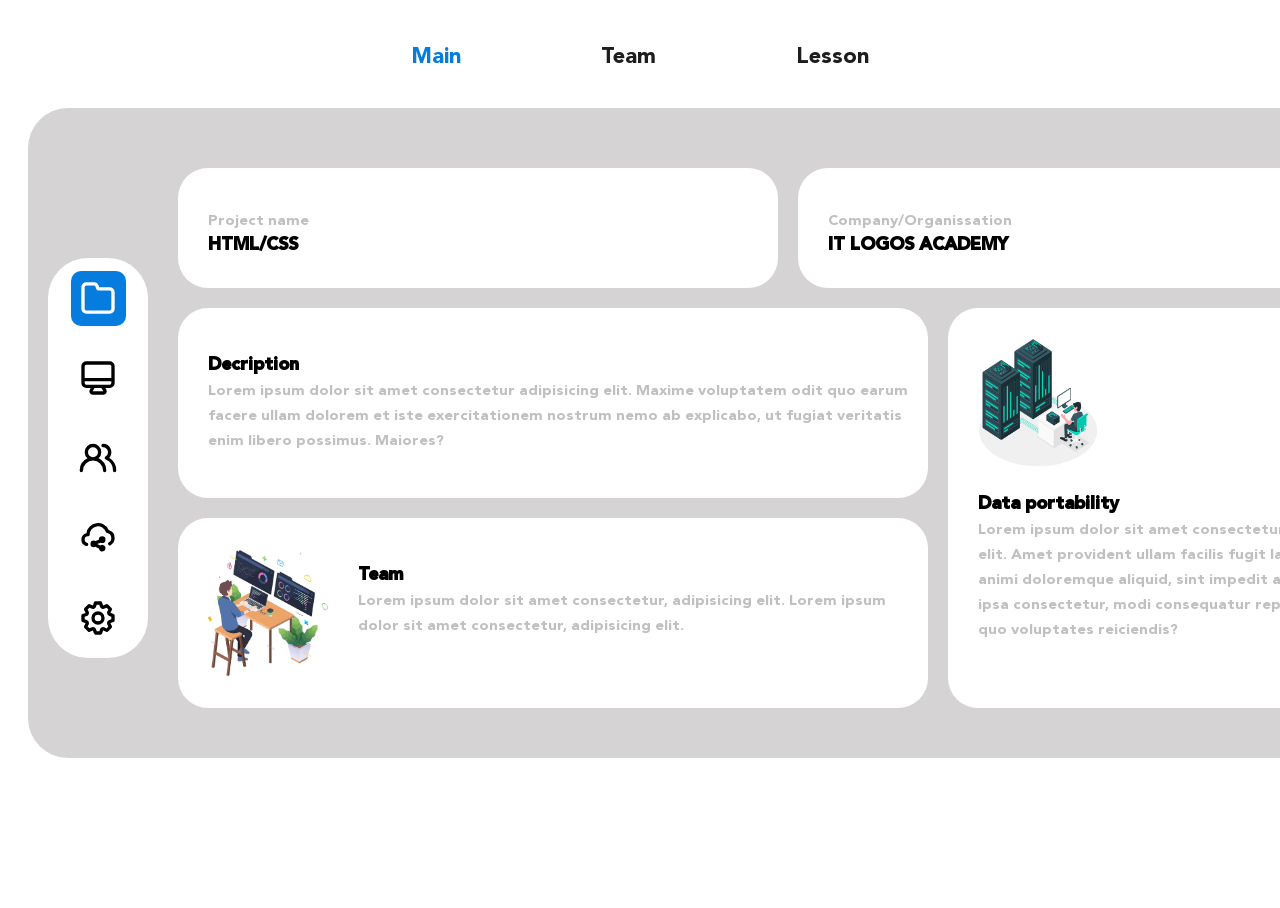
<file: Hw6/HWsite/index.html>
<!DOCTYPE html>
<html lang="en">
<head>
    <meta charset="UTF-8">
    <meta http-equiv="X-UA-Compatible" content="IE=edge">
    <meta name="viewport" content="width=device-width, initial-scale=1.0">
   <link rel="stylesheet" href="style.css">
    <title>Site</title>
</head>
<body>
    <!-- Перша сторінка -->
<!-- Хедер -->
<header>
    <div class="text">
    <a href="#" class="text-main">Main</a>
    </div>
 <div class="text">
     <a href="index-team.html" >Team</a>
 </div>
    <div class="text">
      <a href="lesson.html">Lesson</a>
    </div>
    
</header>
<!-- Головна частина -->
<div class="Main">

<!-- Бокове меню -->
<div class="minimenu">
    <div class="menu">
    
        <div class="link foldder">  <a href="#" class="icons ic-fold"><svg xmlns="http://www.w3.org/2000/svg" viewBox="0 0 24 24"><path d="M19,5.5H12.72l-.32-1a3,3,0,0,0-2.84-2H5a3,3,0,0,0-3,3v13a3,3,0,0,0,3,3H19a3,3,0,0,0,3-3V8.5A3,3,0,0,0,19,5.5Zm1,13a1,1,0,0,1-1,1H5a1,1,0,0,1-1-1V5.5a1,1,0,0,1,1-1H9.56a1,1,0,0,1,.95.68l.54,1.64A1,1,0,0,0,12,7.5h7a1,1,0,0,1,1,1Z"/></svg>
    </a> <p class="secret">Project</p>
 </div>



     <div class="link">   <a href="account.html" class="icons"><svg xmlns="http://www.w3.org/2000/svg" viewBox="0 0 24 24"><path d="M19,2H5A3,3,0,0,0,2,5V15a3,3,0,0,0,3,3H7.64l-.58,1a2,2,0,0,0,0,2,2,2,0,0,0,1.75,1h6.46A2,2,0,0,0,17,21a2,2,0,0,0,0-2l-.59-1H19a3,3,0,0,0,3-3V5A3,3,0,0,0,19,2ZM8.77,20,10,18H14l1.2,2ZM20,15a1,1,0,0,1-1,1H5a1,1,0,0,1-1-1V14H20Zm0-3H4V5A1,1,0,0,1,5,4H19a1,1,0,0,1,1,1Z"/></svg></a>
        <p class="secret">Account</p></div>
        <div class="link">   <a href=""class="icons" ><svg xmlns="http://www.w3.org/2000/svg" viewBox="0 0 24 24"><path d="M12.3,12.22A4.92,4.92,0,0,0,14,8.5a5,5,0,0,0-10,0,4.92,4.92,0,0,0,1.7,3.72A8,8,0,0,0,1,19.5a1,1,0,0,0,2,0,6,6,0,0,1,12,0,1,1,0,0,0,2,0A8,8,0,0,0,12.3,12.22ZM9,11.5a3,3,0,1,1,3-3A3,3,0,0,1,9,11.5Zm9.74.32A5,5,0,0,0,15,3.5a1,1,0,0,0,0,2,3,3,0,0,1,3,3,3,3,0,0,1-1.5,2.59,1,1,0,0,0-.5.84,1,1,0,0,0,.45.86l.39.26.13.07a7,7,0,0,1,4,6.38,1,1,0,0,0,2,0A9,9,0,0,0,18.74,11.82Z"/></svg></a>
            <p class="secret">Groups</p></div>
            <div class="link">   <a href="" class="icons"><svg xmlns="http://www.w3.org/2000/svg" data-name="Layer 1" viewBox="0 0 24 24"><path d="M14.5,15a2,2,0,1,0-2-2l-1.9.87a2,2,0,0,0-1.1-.33,2,2,0,0,0,0,4,1.88,1.88,0,0,0,.92-.24l2.1,1a2,2,0,1,0,.8-1.84l-1.75-.8,1.91-.88A2,2,0,0,0,14.5,15Zm3.92-7.78A7,7,0,0,0,5.06,9.11a4,4,0,0,0-.38,7.66,1.13,1.13,0,0,0,.32.05,1,1,0,0,0,.32-2A2,2,0,0,1,4,13a2,2,0,0,1,2-2,1,1,0,0,0,1-1,5,5,0,0,1,9.73-1.61,1,1,0,0,0,.78.67,3,3,0,0,1,1,5.53,1,1,0,1,0,1,1.74A5,5,0,0,0,22,12,5,5,0,0,0,18.42,7.22Z"/></svg></a>
                <p class="secret">Cloud</p></div>
                <div class="link">  <a href="" class="icons"><svg xmlns="http://www.w3.org/2000/svg" viewBox="0 0 24 24"><path d="M21.32,9.55l-1.89-.63.89-1.78A1,1,0,0,0,20.13,6L18,3.87a1,1,0,0,0-1.15-.19l-1.78.89-.63-1.89A1,1,0,0,0,13.5,2h-3a1,1,0,0,0-.95.68L8.92,4.57,7.14,3.68A1,1,0,0,0,6,3.87L3.87,6a1,1,0,0,0-.19,1.15l.89,1.78-1.89.63A1,1,0,0,0,2,10.5v3a1,1,0,0,0,.68.95l1.89.63-.89,1.78A1,1,0,0,0,3.87,18L6,20.13a1,1,0,0,0,1.15.19l1.78-.89.63,1.89a1,1,0,0,0,.95.68h3a1,1,0,0,0,.95-.68l.63-1.89,1.78.89A1,1,0,0,0,18,20.13L20.13,18a1,1,0,0,0,.19-1.15l-.89-1.78,1.89-.63A1,1,0,0,0,22,13.5v-3A1,1,0,0,0,21.32,9.55ZM20,12.78l-1.2.4A2,2,0,0,0,17.64,16l.57,1.14-1.1,1.1L16,17.64a2,2,0,0,0-2.79,1.16l-.4,1.2H11.22l-.4-1.2A2,2,0,0,0,8,17.64l-1.14.57-1.1-1.1L6.36,16A2,2,0,0,0,5.2,13.18L4,12.78V11.22l1.2-.4A2,2,0,0,0,6.36,8L5.79,6.89l1.1-1.1L8,6.36A2,2,0,0,0,10.82,5.2l.4-1.2h1.56l.4,1.2A2,2,0,0,0,16,6.36l1.14-.57,1.1,1.1L17.64,8a2,2,0,0,0,1.16,2.79l1.2.4ZM12,8a4,4,0,1,0,4,4A4,4,0,0,0,12,8Zm0,6a2,2,0,1,1,2-2A2,2,0,0,1,12,14Z"/></svg></a>
                    <p class="secret">Settings</p></div>

    </div>
</div>
<div class="Global">
<div class="block one">
<p class="main-text mini-title">Project name</p> 
<p class="title it" >HTML/CSS</p>
</div>

<div class="block one">
<p class="main-text mini-title">Company/Organissation</p>
<p class="title it" >IT LOGOS ACADEMY</p>
</div>
<div class="boxx">

<div class="block three">
<p class="title">Decription</p>
<p class="main-text lorem">Lorem ipsum dolor sit amet consectetur adipisicing elit. Maxime voluptatem odit quo earum facere ullam dolorem et iste exercitationem nostrum nemo ab explicabo, ut fugiat veritatis enim libero possimus. Maiores?</p>
</div>
<div class="block four">
    <div class="image"><img class="pictures" src="images/team.jpg" alt="">  </div>
<div> <p class="title">Team</p>
<p class="main-text lorem">Lorem ipsum dolor sit amet consectetur, adipisicing elit. Lorem ipsum dolor sit amet consectetur, adipisicing elit. </p> </div>

</div>
</div>
<div class="boxx five">
<img  class="pictures" src="images/data.jpg" alt="">
<div> <p class="title data">Data portability</p>
<p class="main-text lorem">Lorem ipsum dolor sit amet consectetur, adipisicing elit. Amet provident ullam facilis fugit labore nesciunt animi doloremque aliquid, sint impedit autem culpa ipsa consectetur, modi consequatur reprehenderit, quo voluptates reiciendis?</p>
 </div>
</div>




</div>
</div>


</body>
</html>
</file>
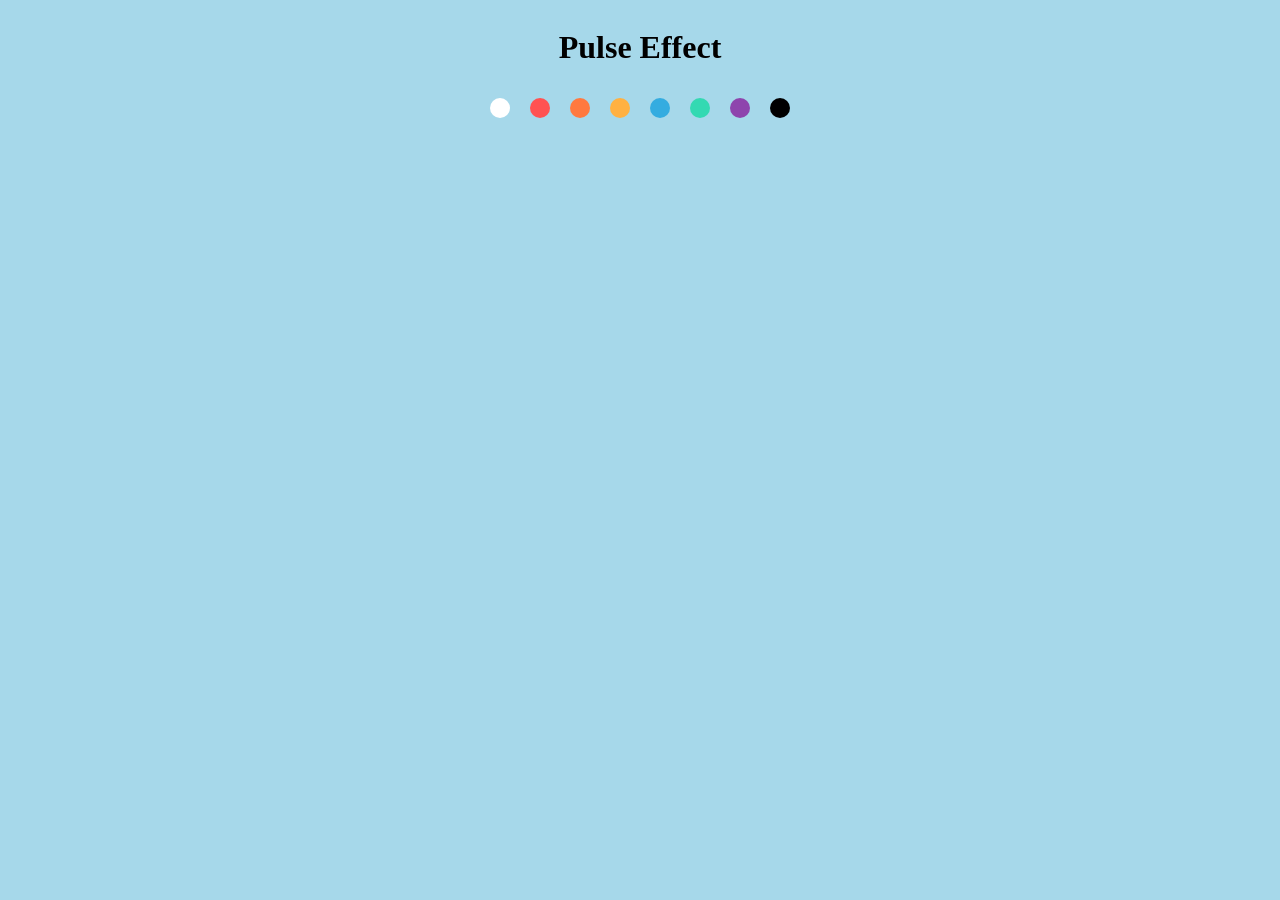
<file: HW9/HW9.2/index.html>
<!DOCTYPE html>
<html lang="en">
<head>
    <meta charset="UTF-8">
    <meta http-equiv="X-UA-Compatible" content="IE=edge">
    <meta name="viewport" content="width=device-width, initial-scale=1.0">
    <title>Document</title>
    <link rel="stylesheet" href="style.css">
</head>
<body>
    
    <h1>Pulse Effect</h1>

    <div class="container">
      <div class="pulse white"></div>
      <div class="pulse red"></div>
      <div class="pulse orange"></div>
      <div class="pulse yellow"></div>
      <div class="pulse blue"></div>
      <div class="pulse green"></div>
      <div class="pulse purple"></div>
      <div class="pulse"></div>
    </div>


</body>
</html>
</file>
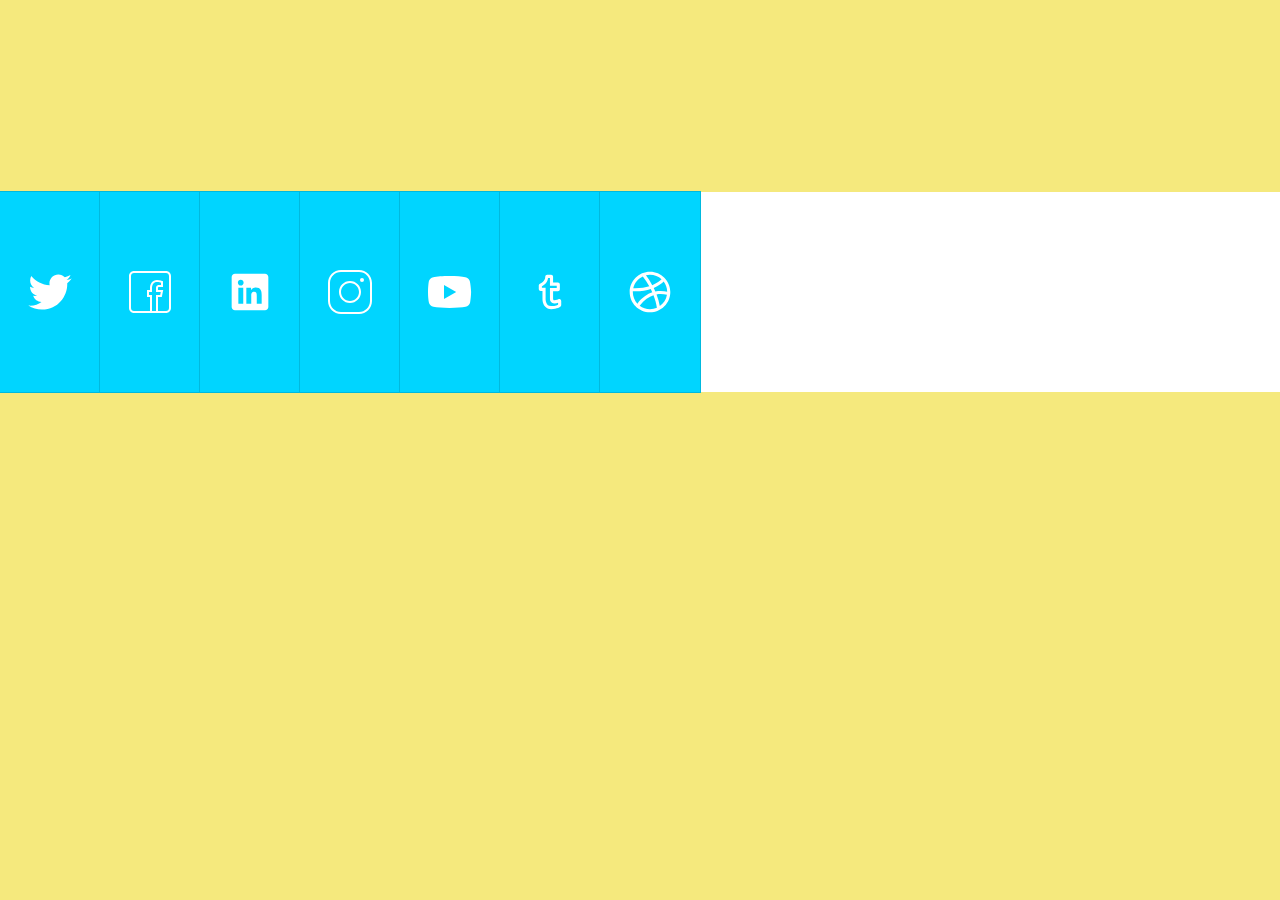
<file: HW9/HW9.3/index.html>
<!DOCTYPE html>
<html lang="en">
<head>
    <meta charset="UTF-8">
    <meta http-equiv="X-UA-Compatible" content="IE=edge">
    <meta name="viewport" content="width=device-width, initial-scale=1.0">
    <link rel="stylesheet" href="style.css">
    <title>Document</title>
</head>
<body>

    <div class="items">
        <div class="web">
        <div class="media">
            <div class="icon1"><svg class="white" fill="#000000" xmlns="http://www.w3.org/2000/svg"  viewBox="0 0 30 30" width="90px" height="90px">    <path d="M28,6.937c-0.957,0.425-1.985,0.711-3.064,0.84c1.102-0.66,1.947-1.705,2.345-2.951c-1.03,0.611-2.172,1.055-3.388,1.295 c-0.973-1.037-2.359-1.685-3.893-1.685c-2.946,0-5.334,2.389-5.334,5.334c0,0.418,0.048,0.826,0.138,1.215 c-4.433-0.222-8.363-2.346-10.995-5.574C3.351,6.199,3.088,7.115,3.088,8.094c0,1.85,0.941,3.483,2.372,4.439 c-0.874-0.028-1.697-0.268-2.416-0.667c0,0.023,0,0.044,0,0.067c0,2.585,1.838,4.741,4.279,5.23 c-0.447,0.122-0.919,0.187-1.406,0.187c-0.343,0-0.678-0.034-1.003-0.095c0.679,2.119,2.649,3.662,4.983,3.705 c-1.825,1.431-4.125,2.284-6.625,2.284c-0.43,0-0.855-0.025-1.273-0.075c2.361,1.513,5.164,2.396,8.177,2.396 c9.812,0,15.176-8.128,15.176-15.177c0-0.231-0.005-0.461-0.015-0.69C26.38,8.945,27.285,8.006,28,6.937z"/></svg></div>
            <div class="icon2 twit"><svg class="black" fill="#000000" xmlns="http://www.w3.org/2000/svg"  viewBox="0 0 30 30" width="90px" height="90px">    <path d="M28,6.937c-0.957,0.425-1.985,0.711-3.064,0.84c1.102-0.66,1.947-1.705,2.345-2.951c-1.03,0.611-2.172,1.055-3.388,1.295 c-0.973-1.037-2.359-1.685-3.893-1.685c-2.946,0-5.334,2.389-5.334,5.334c0,0.418,0.048,0.826,0.138,1.215 c-4.433-0.222-8.363-2.346-10.995-5.574C3.351,6.199,3.088,7.115,3.088,8.094c0,1.85,0.941,3.483,2.372,4.439 c-0.874-0.028-1.697-0.268-2.416-0.667c0,0.023,0,0.044,0,0.067c0,2.585,1.838,4.741,4.279,5.23 c-0.447,0.122-0.919,0.187-1.406,0.187c-0.343,0-0.678-0.034-1.003-0.095c0.679,2.119,2.649,3.662,4.983,3.705 c-1.825,1.431-4.125,2.284-6.625,2.284c-0.43,0-0.855-0.025-1.273-0.075c2.361,1.513,5.164,2.396,8.177,2.396 c9.812,0,15.176-8.128,15.176-15.177c0-0.231-0.005-0.461-0.015-0.69C26.38,8.945,27.285,8.006,28,6.937z"/></svg></div>
        </div>
        <div class="web1"><h1>Twitter</h1><p>Lorem ipsum dolor sit amet consectetur adipisicing elit. Tempora ea, provident minus vero nulla reprehenderit debitis doloribus laborum vel ratione placeat corporis voluptas numquam in consequatur excepturi repellendus, enim eaque.</p></div> </div>
        
        <div class="web">
        <div class="media">
            <div class="icon1"><svg class="white" fill="#000000" xmlns="http://www.w3.org/2000/svg"  viewBox="0 0 50 50" width="100px" height="100px"><path d="M 9 4 C 6.2504839 4 4 6.2504839 4 9 L 4 41 C 4 43.749516 6.2504839 46 9 46 L 25.832031 46 A 1.0001 1.0001 0 0 0 26.158203 46 L 31.832031 46 A 1.0001 1.0001 0 0 0 32.158203 46 L 41 46 C 43.749516 46 46 43.749516 46 41 L 46 9 C 46 6.2504839 43.749516 4 41 4 L 9 4 z M 9 6 L 41 6 C 42.668484 6 44 7.3315161 44 9 L 44 41 C 44 42.668484 42.668484 44 41 44 L 33 44 L 33 30 L 36.820312 30 L 38.220703 23 L 33 23 L 33 21 C 33 20.442508 33.05305 20.398929 33.240234 20.277344 C 33.427419 20.155758 34.005822 20 35 20 L 38 20 L 38 14.369141 L 37.429688 14.097656 C 37.429688 14.097656 35.132647 13 32 13 C 29.75 13 27.901588 13.896453 26.71875 15.375 C 25.535912 16.853547 25 18.833333 25 21 L 25 23 L 22 23 L 22 30 L 25 30 L 25 44 L 9 44 C 7.3315161 44 6 42.668484 6 41 L 6 9 C 6 7.3315161 7.3315161 6 9 6 z M 32 15 C 34.079062 15 35.38736 15.458455 36 15.701172 L 36 18 L 35 18 C 33.849178 18 32.926956 18.0952 32.150391 18.599609 C 31.373826 19.104024 31 20.061492 31 21 L 31 25 L 35.779297 25 L 35.179688 28 L 31 28 L 31 44 L 27 44 L 27 28 L 24 28 L 24 25 L 27 25 L 27 21 C 27 19.166667 27.464088 17.646453 28.28125 16.625 C 29.098412 15.603547 30.25 15 32 15 z"/></svg></div>
            <div class="icon2 face"><svg class="black" fill="#000000" xmlns="http://www.w3.org/2000/svg"  viewBox="0 0 50 50" width="100px" height="100px"><path d="M 9 4 C 6.2504839 4 4 6.2504839 4 9 L 4 41 C 4 43.749516 6.2504839 46 9 46 L 25.832031 46 A 1.0001 1.0001 0 0 0 26.158203 46 L 31.832031 46 A 1.0001 1.0001 0 0 0 32.158203 46 L 41 46 C 43.749516 46 46 43.749516 46 41 L 46 9 C 46 6.2504839 43.749516 4 41 4 L 9 4 z M 9 6 L 41 6 C 42.668484 6 44 7.3315161 44 9 L 44 41 C 44 42.668484 42.668484 44 41 44 L 33 44 L 33 30 L 36.820312 30 L 38.220703 23 L 33 23 L 33 21 C 33 20.442508 33.05305 20.398929 33.240234 20.277344 C 33.427419 20.155758 34.005822 20 35 20 L 38 20 L 38 14.369141 L 37.429688 14.097656 C 37.429688 14.097656 35.132647 13 32 13 C 29.75 13 27.901588 13.896453 26.71875 15.375 C 25.535912 16.853547 25 18.833333 25 21 L 25 23 L 22 23 L 22 30 L 25 30 L 25 44 L 9 44 C 7.3315161 44 6 42.668484 6 41 L 6 9 C 6 7.3315161 7.3315161 6 9 6 z M 32 15 C 34.079062 15 35.38736 15.458455 36 15.701172 L 36 18 L 35 18 C 33.849178 18 32.926956 18.0952 32.150391 18.599609 C 31.373826 19.104024 31 20.061492 31 21 L 31 25 L 35.779297 25 L 35.179688 28 L 31 28 L 31 44 L 27 44 L 27 28 L 24 28 L 24 25 L 27 25 L 27 21 C 27 19.166667 27.464088 17.646453 28.28125 16.625 C 29.098412 15.603547 30.25 15 32 15 z"/></svg></div>
        </div>
        <div class="web1"><h1>Facebook</h1><p>Lorem ipsum dolor sit amet consectetur adipisicing elit. Tempora ea, provident minus vero nulla reprehenderit debitis doloribus laborum vel ratione placeat corporis voluptas numquam in consequatur excepturi repellendus, enim eaque.</p></div></div>

        <div class="web">
        <div class="media">
            <div class="icon1"><svg class="white" fill="#000000" xmlns="http://www.w3.org/2000/svg"  viewBox="0 0 30 30" width="90px" height="90px">    <path d="M24,4H6C4.895,4,4,4.895,4,6v18c0,1.105,0.895,2,2,2h18c1.105,0,2-0.895,2-2V6C26,4.895,25.105,4,24,4z M10.954,22h-2.95 v-9.492h2.95V22z M9.449,11.151c-0.951,0-1.72-0.771-1.72-1.72c0-0.949,0.77-1.719,1.72-1.719c0.948,0,1.719,0.771,1.719,1.719 C11.168,10.38,10.397,11.151,9.449,11.151z M22.004,22h-2.948v-4.616c0-1.101-0.02-2.517-1.533-2.517 c-1.535,0-1.771,1.199-1.771,2.437V22h-2.948v-9.492h2.83v1.297h0.04c0.394-0.746,1.356-1.533,2.791-1.533 c2.987,0,3.539,1.966,3.539,4.522V22z"/></svg></div>
            <div class="icon2 lin"><svg class="black" fill="#000000" xmlns="http://www.w3.org/2000/svg"  viewBox="0 0 30 30" width="90px" height="90px">    <path d="M24,4H6C4.895,4,4,4.895,4,6v18c0,1.105,0.895,2,2,2h18c1.105,0,2-0.895,2-2V6C26,4.895,25.105,4,24,4z M10.954,22h-2.95 v-9.492h2.95V22z M9.449,11.151c-0.951,0-1.72-0.771-1.72-1.72c0-0.949,0.77-1.719,1.72-1.719c0.948,0,1.719,0.771,1.719,1.719 C11.168,10.38,10.397,11.151,9.449,11.151z M22.004,22h-2.948v-4.616c0-1.101-0.02-2.517-1.533-2.517 c-1.535,0-1.771,1.199-1.771,2.437V22h-2.948v-9.492h2.83v1.297h0.04c0.394-0.746,1.356-1.533,2.791-1.533 c2.987,0,3.539,1.966,3.539,4.522V22z"/></svg></div>
        </div>
        <div class="web1"><h1>LinkedIN</h1><p>Lorem ipsum dolor sit amet consectetur adipisicing elit. Tempora ea, provident minus vero nulla reprehenderit debitis doloribus laborum vel ratione placeat corporis voluptas numquam in consequatur excepturi repellendus, enim eaque.</p></div></div>

        <div class="web">
        <div class="media">
            <div class="icon1"><svg class="white" fill="#000000" xmlns="http://www.w3.org/2000/svg"  viewBox="0 0 50 50" width="100px" height="100px"><path d="M 16 3 C 8.8324839 3 3 8.8324839 3 16 L 3 34 C 3 41.167516 8.8324839 47 16 47 L 34 47 C 41.167516 47 47 41.167516 47 34 L 47 16 C 47 8.8324839 41.167516 3 34 3 L 16 3 z M 16 5 L 34 5 C 40.086484 5 45 9.9135161 45 16 L 45 34 C 45 40.086484 40.086484 45 34 45 L 16 45 C 9.9135161 45 5 40.086484 5 34 L 5 16 C 5 9.9135161 9.9135161 5 16 5 z M 37 11 A 2 2 0 0 0 35 13 A 2 2 0 0 0 37 15 A 2 2 0 0 0 39 13 A 2 2 0 0 0 37 11 z M 25 14 C 18.936712 14 14 18.936712 14 25 C 14 31.063288 18.936712 36 25 36 C 31.063288 36 36 31.063288 36 25 C 36 18.936712 31.063288 14 25 14 z M 25 16 C 29.982407 16 34 20.017593 34 25 C 34 29.982407 29.982407 34 25 34 C 20.017593 34 16 29.982407 16 25 C 16 20.017593 20.017593 16 25 16 z"/></svg></div>
            <div class="icon2 inst"><svg class="black" fill="#000000" xmlns="http://www.w3.org/2000/svg"  viewBox="0 0 50 50" width="100px" height="100px"><path d="M 16 3 C 8.8324839 3 3 8.8324839 3 16 L 3 34 C 3 41.167516 8.8324839 47 16 47 L 34 47 C 41.167516 47 47 41.167516 47 34 L 47 16 C 47 8.8324839 41.167516 3 34 3 L 16 3 z M 16 5 L 34 5 C 40.086484 5 45 9.9135161 45 16 L 45 34 C 45 40.086484 40.086484 45 34 45 L 16 45 C 9.9135161 45 5 40.086484 5 34 L 5 16 C 5 9.9135161 9.9135161 5 16 5 z M 37 11 A 2 2 0 0 0 35 13 A 2 2 0 0 0 37 15 A 2 2 0 0 0 39 13 A 2 2 0 0 0 37 11 z M 25 14 C 18.936712 14 14 18.936712 14 25 C 14 31.063288 18.936712 36 25 36 C 31.063288 36 36 31.063288 36 25 C 36 18.936712 31.063288 14 25 14 z M 25 16 C 29.982407 16 34 20.017593 34 25 C 34 29.982407 29.982407 34 25 34 C 20.017593 34 16 29.982407 16 25 C 16 20.017593 20.017593 16 25 16 z"/></svg></div>
        </div>
        <div class="web1"><h1>Instagram</h1><p>Lorem ipsum dolor sit amet consectetur adipisicing elit. Tempora ea, provident minus vero nulla reprehenderit debitis doloribus laborum vel ratione placeat corporis voluptas numquam in consequatur excepturi repellendus, enim eaque.</p></div></div>

        <div class="web">
        <div class="media">
            <div class="icon1"><svg class="white" fill="#000000" xmlns="http://www.w3.org/2000/svg"  viewBox="0 0 50 50" width="100px" height="100px"><path d="M 44.898438 14.5 C 44.5 12.300781 42.601563 10.699219 40.398438 10.199219 C 37.101563 9.5 31 9 24.398438 9 C 17.800781 9 11.601563 9.5 8.300781 10.199219 C 6.101563 10.699219 4.199219 12.199219 3.800781 14.5 C 3.398438 17 3 20.5 3 25 C 3 29.5 3.398438 33 3.898438 35.5 C 4.300781 37.699219 6.199219 39.300781 8.398438 39.800781 C 11.898438 40.5 17.898438 41 24.5 41 C 31.101563 41 37.101563 40.5 40.601563 39.800781 C 42.800781 39.300781 44.699219 37.800781 45.101563 35.5 C 45.5 33 46 29.398438 46.101563 25 C 45.898438 20.5 45.398438 17 44.898438 14.5 Z M 19 32 L 19 18 L 31.199219 25 Z"/></svg></div>
            <div class="icon2 yout"><svg class="black" fill="#000000" xmlns="http://www.w3.org/2000/svg"  viewBox="0 0 50 50" width="100px" height="100px"><path d="M 44.898438 14.5 C 44.5 12.300781 42.601563 10.699219 40.398438 10.199219 C 37.101563 9.5 31 9 24.398438 9 C 17.800781 9 11.601563 9.5 8.300781 10.199219 C 6.101563 10.699219 4.199219 12.199219 3.800781 14.5 C 3.398438 17 3 20.5 3 25 C 3 29.5 3.398438 33 3.898438 35.5 C 4.300781 37.699219 6.199219 39.300781 8.398438 39.800781 C 11.898438 40.5 17.898438 41 24.5 41 C 31.101563 41 37.101563 40.5 40.601563 39.800781 C 42.800781 39.300781 44.699219 37.800781 45.101563 35.5 C 45.5 33 46 29.398438 46.101563 25 C 45.898438 20.5 45.398438 17 44.898438 14.5 Z M 19 32 L 19 18 L 31.199219 25 Z"/></svg></div>
        </div>
        <div class="web1"><h1>YouTube</h1><p>Lorem ipsum dolor sit amet consectetur adipisicing elit. Tempora ea, provident minus vero nulla reprehenderit debitis doloribus laborum vel ratione placeat corporis voluptas numquam in consequatur excepturi repellendus, enim eaque.</p></div></div>

        <div class="web">
        <div class="media">
            <div class="icon1"><svg class="white" fill="#000000" xmlns="http://www.w3.org/2000/svg"  viewBox="0 0 32 32" width="96px" height="96px"><path d="M 14.21875 5 C 13.539063 5 12.96875 5.570313 12.96875 6.25 C 12.96875 7.761719 12.203125 8.816406 11.34375 9.5625 C 10.914063 9.9375 10.453125 10.222656 10.125 10.40625 C 9.960938 10.496094 9.84375 10.550781 9.75 10.59375 C 9.703125 10.617188 9.679688 10.648438 9.65625 10.65625 C 9.632813 10.664063 9.535156 10.6875 9.625 10.65625 C 9.140625 10.847656 8.8125 11.296875 8.8125 11.8125 L 8.8125 14.03125 C 8.8125 14.710938 9.382813 15.28125 10.0625 15.28125 L 11.1875 15.28125 L 11.1875 20.5 C 11.1875 20.855469 11.1875 22.34375 11.875 23.875 C 12.5625 25.40625 14.136719 27 16.71875 27 C 20.652344 27 22.605469 25.441406 22.75 25.3125 C 23.019531 25.074219 23.1875 24.722656 23.1875 24.375 L 23.1875 21.71875 C 23.1875 21.273438 22.921875 20.84375 22.53125 20.625 C 22.15625 20.417969 21.699219 20.460938 21.3125 20.6875 L 21.28125 20.65625 C 21.28125 20.65625 21.25 20.6875 21.25 20.6875 C 21.179688 20.726563 20.09375 21.34375 18.90625 21.34375 C 18.289063 21.34375 18.246094 21.167969 18.125 20.9375 C 18.003906 20.707031 17.96875 20.3125 17.96875 20.40625 L 17.96875 15.46875 L 21.0625 15.46875 C 21.742188 15.46875 22.3125 14.902344 22.3125 14.21875 L 22.3125 11.21875 C 22.3125 10.535156 21.742188 9.96875 21.0625 9.96875 L 17.96875 9.96875 L 17.96875 6.25 C 17.96875 5.570313 17.398438 5 16.71875 5 Z M 14.78125 7 L 15.96875 7 L 15.96875 11.96875 L 20.3125 11.96875 L 20.3125 13.46875 L 15.96875 13.46875 L 15.96875 20.40625 C 15.96875 20.578125 15.976563 21.164063 16.34375 21.875 C 16.710938 22.585938 17.636719 23.34375 18.90625 23.34375 C 19.808594 23.34375 20.589844 23.128906 21.1875 22.90625 L 21.1875 23.9375 C 20.925781 24.144531 19.761719 25 16.71875 25 C 14.878906 25 14.203125 24.136719 13.71875 23.0625 C 13.234375 21.988281 13.1875 20.707031 13.1875 20.5 L 13.1875 13.28125 L 10.8125 13.28125 L 10.8125 12.3125 C 10.910156 12.261719 11 12.226563 11.125 12.15625 C 11.546875 11.921875 12.09375 11.554688 12.65625 11.0625 C 13.636719 10.207031 14.527344 8.792969 14.78125 7 Z"/></svg></div>
            <div class="icon2 tumb"><svg class="black" fill="#000000" xmlns="http://www.w3.org/2000/svg"  viewBox="0 0 32 32" width="96px" height="96px"><path d="M 14.21875 5 C 13.539063 5 12.96875 5.570313 12.96875 6.25 C 12.96875 7.761719 12.203125 8.816406 11.34375 9.5625 C 10.914063 9.9375 10.453125 10.222656 10.125 10.40625 C 9.960938 10.496094 9.84375 10.550781 9.75 10.59375 C 9.703125 10.617188 9.679688 10.648438 9.65625 10.65625 C 9.632813 10.664063 9.535156 10.6875 9.625 10.65625 C 9.140625 10.847656 8.8125 11.296875 8.8125 11.8125 L 8.8125 14.03125 C 8.8125 14.710938 9.382813 15.28125 10.0625 15.28125 L 11.1875 15.28125 L 11.1875 20.5 C 11.1875 20.855469 11.1875 22.34375 11.875 23.875 C 12.5625 25.40625 14.136719 27 16.71875 27 C 20.652344 27 22.605469 25.441406 22.75 25.3125 C 23.019531 25.074219 23.1875 24.722656 23.1875 24.375 L 23.1875 21.71875 C 23.1875 21.273438 22.921875 20.84375 22.53125 20.625 C 22.15625 20.417969 21.699219 20.460938 21.3125 20.6875 L 21.28125 20.65625 C 21.28125 20.65625 21.25 20.6875 21.25 20.6875 C 21.179688 20.726563 20.09375 21.34375 18.90625 21.34375 C 18.289063 21.34375 18.246094 21.167969 18.125 20.9375 C 18.003906 20.707031 17.96875 20.3125 17.96875 20.40625 L 17.96875 15.46875 L 21.0625 15.46875 C 21.742188 15.46875 22.3125 14.902344 22.3125 14.21875 L 22.3125 11.21875 C 22.3125 10.535156 21.742188 9.96875 21.0625 9.96875 L 17.96875 9.96875 L 17.96875 6.25 C 17.96875 5.570313 17.398438 5 16.71875 5 Z M 14.78125 7 L 15.96875 7 L 15.96875 11.96875 L 20.3125 11.96875 L 20.3125 13.46875 L 15.96875 13.46875 L 15.96875 20.40625 C 15.96875 20.578125 15.976563 21.164063 16.34375 21.875 C 16.710938 22.585938 17.636719 23.34375 18.90625 23.34375 C 19.808594 23.34375 20.589844 23.128906 21.1875 22.90625 L 21.1875 23.9375 C 20.925781 24.144531 19.761719 25 16.71875 25 C 14.878906 25 14.203125 24.136719 13.71875 23.0625 C 13.234375 21.988281 13.1875 20.707031 13.1875 20.5 L 13.1875 13.28125 L 10.8125 13.28125 L 10.8125 12.3125 C 10.910156 12.261719 11 12.226563 11.125 12.15625 C 11.546875 11.921875 12.09375 11.554688 12.65625 11.0625 C 13.636719 10.207031 14.527344 8.792969 14.78125 7 Z"/></svg></div>
        </div>
        <div class="web1"><h1>Tumblr</h1><p>Lorem ipsum dolor sit amet consectetur adipisicing elit. Tempora ea, provident minus vero nulla reprehenderit debitis doloribus laborum vel ratione placeat corporis voluptas numquam in consequatur excepturi repellendus, enim eaque.</p></div></div>

        <div class="web">
        <div class="media">
            <div class="icon1"><svg class="white" fill="#000000" xmlns="http://www.w3.org/2000/svg"  viewBox="0 0 64 64" width="128px" height="128px"><path d="M32,6C17.641,6,6,17.641,6,32c0,14.359,11.641,26,26,26c14.359,0,26-11.641,26-26C58,17.641,46.359,6,32,6z M49.488,18.673 c2.739,3.586,4.399,8.035,4.5,12.862c-4.48-0.847-9.661-1.261-15.157-0.152c-0.656-1.523-1.345-3.041-2.086-4.547 C43.212,24.131,47.332,20.779,49.488,18.673z M46.766,15.706c-1.871,1.808-5.719,4.956-11.907,7.499 c-2.369-4.366-5.073-8.602-8.059-12.578C28.468,10.22,30.208,10,32,10C37.677,10,42.859,12.162,46.766,15.706z M22.824,12.013 c3.056,3.954,5.819,8.188,8.23,12.563c-5.393,1.703-12.17,2.839-20.502,2.548C12.079,20.4,16.694,14.839,22.824,12.013z M10,32 c0-0.3,0.011-0.599,0.023-0.896c1.112,0.046,2.208,0.076,3.271,0.076c7.911,0,14.417-1.22,19.684-2.948 c0.691,1.389,1.337,2.789,1.953,4.193c-6.267,2.099-12.812,6.412-19.101,14.473C12.214,42.976,10,37.743,10,32z M18.803,49.59 c5.859-7.593,11.865-11.596,17.655-13.475c2.097,5.409,3.593,10.831,4.384,16.024C38.134,53.332,35.144,54,32,54 C27.052,54,22.482,52.357,18.803,49.59z M44.564,50.044c-0.854-4.859-2.281-9.884-4.195-14.897c4.723-0.823,9.239-0.41,13.34,0.407 C52.733,41.535,49.338,46.71,44.564,50.044z"/></svg></div>
            <div class="icon2 dribl"><svg class="black" fill="#000000" xmlns="http://www.w3.org/2000/svg"  viewBox="0 0 64 64" width="128px" height="128px"><path d="M32,6C17.641,6,6,17.641,6,32c0,14.359,11.641,26,26,26c14.359,0,26-11.641,26-26C58,17.641,46.359,6,32,6z M49.488,18.673 c2.739,3.586,4.399,8.035,4.5,12.862c-4.48-0.847-9.661-1.261-15.157-0.152c-0.656-1.523-1.345-3.041-2.086-4.547 C43.212,24.131,47.332,20.779,49.488,18.673z M46.766,15.706c-1.871,1.808-5.719,4.956-11.907,7.499 c-2.369-4.366-5.073-8.602-8.059-12.578C28.468,10.22,30.208,10,32,10C37.677,10,42.859,12.162,46.766,15.706z M22.824,12.013 c3.056,3.954,5.819,8.188,8.23,12.563c-5.393,1.703-12.17,2.839-20.502,2.548C12.079,20.4,16.694,14.839,22.824,12.013z M10,32 c0-0.3,0.011-0.599,0.023-0.896c1.112,0.046,2.208,0.076,3.271,0.076c7.911,0,14.417-1.22,19.684-2.948 c0.691,1.389,1.337,2.789,1.953,4.193c-6.267,2.099-12.812,6.412-19.101,14.473C12.214,42.976,10,37.743,10,32z M18.803,49.59 c5.859-7.593,11.865-11.596,17.655-13.475c2.097,5.409,3.593,10.831,4.384,16.024C38.134,53.332,35.144,54,32,54 C27.052,54,22.482,52.357,18.803,49.59z M44.564,50.044c-0.854-4.859-2.281-9.884-4.195-14.897c4.723-0.823,9.239-0.41,13.34,0.407 C52.733,41.535,49.338,46.71,44.564,50.044z"/></svg></div>
        </div>
        <div class="web1"><h1>Dribbble</h1><p>Lorem ipsum dolor sit amet consectetur adipisicing elit. Tempora ea, provident minus vero nulla reprehenderit debitis doloribus laborum vel ratione placeat corporis voluptas numquam in consequatur excepturi repellendus, enim eaque.</p></div></div>
    
    </div>


</body>
</html>
</file>
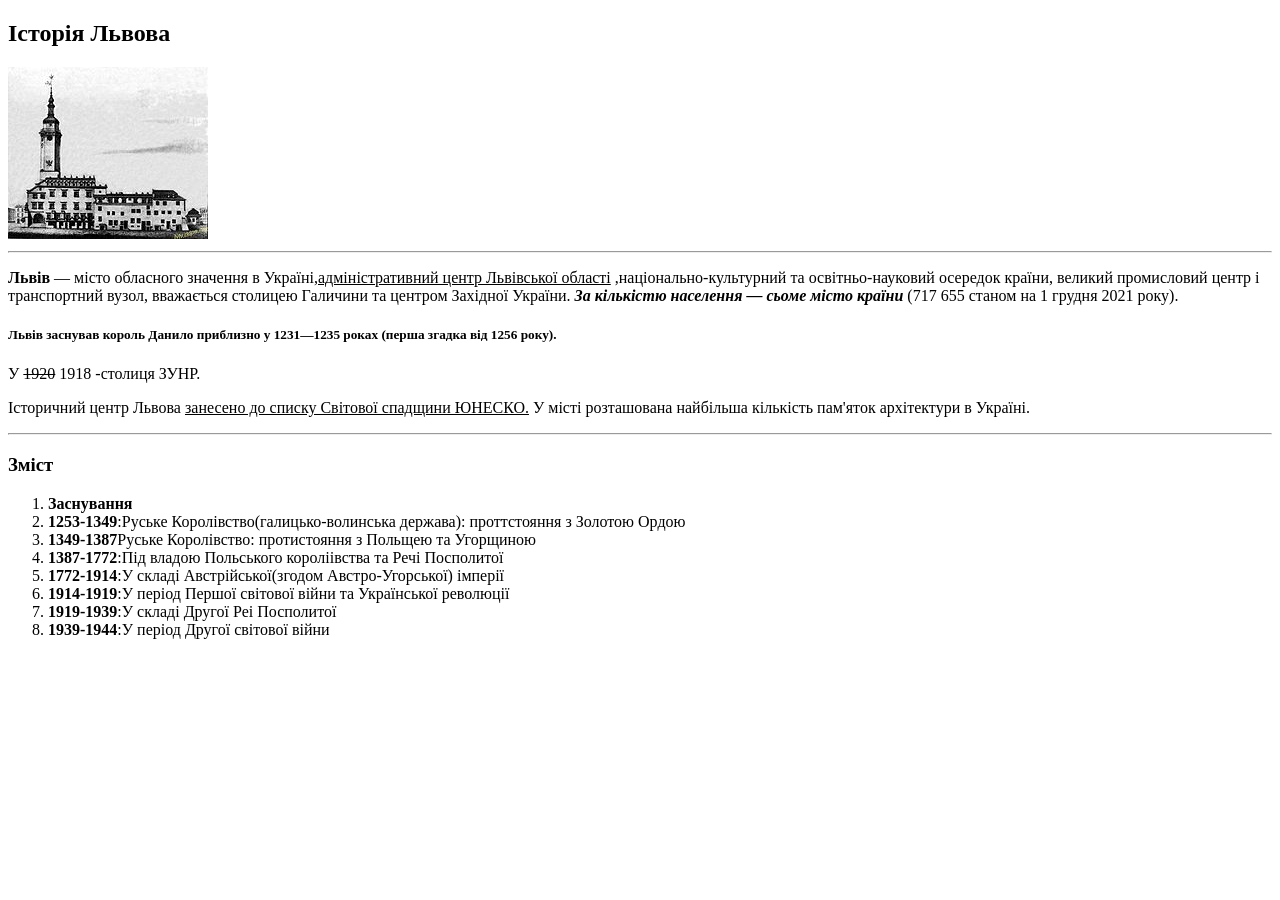
<file: Hw1/Lviv.html>
<!DOCTYPE html>
<html lang="en">
<head>
    <meta charset="UTF-8">
    <meta http-equiv="X-UA-Compatible" content="IE=edge">
    <meta name="viewport" content="width=device-width, initial-scale=1.0">
    <title>Lviv</title>
</head>
<body>
    <h2>Історія Львова</h2>
    <img src="Lviv.jpg" alt="">
    <hr>
    <p><b>Львів</b> — місто обласного значення в Україні,<u>адміністративний центр Львівської області</u> ,національно-культурний та освітньо-науковий осередок країни, великий промисловий центр і транспортний вузол, вважається столицею Галичини та центром Західної України. 
       <b><i>За кількістю населення — сьоме місто країни</i></b>  (717 655 станом на 1 грудня 2021 року).</p>
     <h5>Львів заснував король Данило приблизно у 1231—1235 роках (перша згадка від 1256 року). </h5>
     <p>У <del>1920</del> 1918 -столиця ЗУНР.</p>
     <p>Історичний центр Львова <u>занесено до списку Світової спадщини ЮНЕСКО.</u> У місті розташована найбільша кількість пам'яток архітектури в Україні. </p>
     <hr>
    <h3><b>Зміст</b></h3>
    <ol>
        <li>
            <b>Заснування</b></li>
        <li><b>1253-1349</b>:Руське Королівство(галицько-волинська держава): проттстояння з Золотою Ордою</li>
        <li><b>1349-1387</b>Руське Королівство: протистояння з Польщею та Угорщиною</li>
        <li><b>1387-1772</b>:Під владою Польського короліівства та Речі Посполитої</li>
        <li><b>1772-1914</b>:У складі Австрійської(згодом Австро-Угорської) імперії</li>
        <li><b>1914-1919</b>:У період Першої світової війни та Української революції</li>
        <li><b>1919-1939</b>:У складі Другої Реі Посполитої</li>
        <li><b>1939-1944</b>:У період Другої світової війни</li>
    
    </ol>
</body>
</html>
</file>
<file: HW11/style.css>
header {
  background-image: url("../HW11/image/bg.png"), url("../HW11/image/backgr.jpg");
  background-repeat: no-repeat;
  width: 100%;
  height: 768px;
}

.contaainer {
  width: 100%;
}

.contaainer__head {
  display: -webkit-box;
  display: -ms-flexbox;
  display: flex;
  -webkit-box-pack: justify;
      -ms-flex-pack: justify;
          justify-content: space-between;
  margin: 100px;
  margin-top: 0;
  color: white;
  font-size: 24px;
  font-weight: 700;
}

.contaainer__head__port {
  margin-top: 20px;
}

.contaainer__head__main {
  display: -webkit-box;
  display: -ms-flexbox;
  display: flex;
}

.contaainer__head__main a {
  color: white;
  font-size: 24px;
  font-weight: 400;
  text-decoration: none;
  margin: 20px;
}

.contaainer__head__main a:hover {
  color: blue;
}

.contaainer__main {
  margin-top: 180px;
  margin-left: 100px;
  color: white;
  font-size: 64px;
  font-weight: 400;
}

.contaainer__main__text {
  font-size: 24px;
}

.contaainer__main__minitext {
  color: white;
  font-size: 18px;
  font-weight: 400;
  line-height: 150px;
}

.white_block {
  margin: 100px;
  color: black;
  font-size: 14px;
  font-weight: 400;
}

.white_block__about {
  margin-bottom: 50px;
  color: black;
  font-size: 24px;
  font-weight: 700;
}

.white_block__minitext {
  margin-bottom: 40px;
}

.yellow_block {
  background-color: #FFFAF2;
  width: 100%;
  padding: 70px 100px 60px 100px;
  color: black;
  font-size: 24px;
  font-weight: 700;
}

.yellow_block img {
  width: 300px;
}

.yellow_block__tablle {
  display: -webkit-box;
  display: -ms-flexbox;
  display: flex;
}

.yellow_block__img_and_text {
  display: -webkit-box;
  display: -ms-flexbox;
  display: flex;
}

.yellow_block__skils {
  color: black;
  font-size: 18px;
  font-weight: 600;
  display: -webkit-box;
  display: -ms-flexbox;
  display: flex;
  -webkit-box-orient: vertical;
  -webkit-box-direction: normal;
      -ms-flex-direction: column;
          flex-direction: column;
  margin-left: 170px;
}

.yellow_block__skils p {
  line-height: 35px;
}

.yellow_block__skils .glob_profl {
  margin-bottom: 35px;
}

.yellow_block__status {
  color: black;
  font-size: 18px;
  font-weight: 400;
  margin-left: 170px;
  width: 500px;
}

.yellow_block__status p {
  line-height: 42px;
}

.yellow_block__status .progress {
  background-color: #F5D6AB;
  border-radius: 0px;
  height: 24px;
}

.yellow_block__status .progress-bar {
  background-color: #C66C49;
  border-radius: 0px;
}

.yellow_block__status .glob_profl {
  margin-bottom: 35px;
}

.Portfolio_block {
  padding: 70px 100px 60px 100px;
  color: black;
  font-size: 18px;
  font-weight: 400;
}

.Portfolio_block__headtext {
  color: black;
  font-size: 24px;
  font-weight: 700;
  margin-bottom: 50px;
}

.Portfolio_block__textt_and_img {
  display: -webkit-box;
  display: -ms-flexbox;
  display: flex;
}

.Portfolio_block__maintext {
  width: 370px;
}

.Portfolio_block__maintext .text_research {
  margin-bottom: 50px;
  color: black;
  font-size: 18px;
  font-weight: 600;
}

.Portfolio_block__img_port {
  width: 635px;
  display: -webkit-box;
  display: -ms-flexbox;
  display: flex;
  margin-top: 65px;
  margin-left: 230px;
}

.Portfolio_block__img_port__group1 {
  width: 350px;
  margin-right: 30px;
}

.Portfolio_block__img_port__group1 img {
  margin: 20px;
}

.Portfolio_block__arrow svg {
  width: 70px;
  height: 25px;
}

footer {
  color: black;
  font-size: 18px;
  font-weight: 400;
  width: 100%;
  background-color: #FFFAF2;
  padding-bottom: 100px;
}

.footer_header_text {
  padding-top: 50px;
  color: black;
  font-size: 24px;
  font-weight: 600;
}

.footer_header_text p {
  margin-left: 195px;
}

.footer_column {
  margin-top: 60px;
  display: -webkit-box;
  display: -ms-flexbox;
  display: flex;
  -ms-flex-pack: distribute;
      justify-content: space-around;
}

.footer_arrow {
  display: -webkit-box;
  display: -ms-flexbox;
  display: flex;
  -webkit-box-pack: end;
      -ms-flex-pack: end;
          justify-content: flex-end;
  margin-right: 100px;
  margin-top: 30px;
}

.footer_arrow svg {
  width: 70px;
  height: 25px;
}

@media screen and (max-width: 380px) {
  header {
    background-image: url("../HW11/image/bg_mini2.png"), url("../HW11/image/bg_mini.png");
    width: 100%;
    height: 275px;
  }
  .contaainer {
    width: 100%;
    height: 275px;
    display: -webkit-box;
    display: -ms-flexbox;
    display: flex;
    -webkit-box-orient: vertical;
    -webkit-box-direction: normal;
        -ms-flex-direction: column;
            flex-direction: column;
    -webkit-box-pack: center;
        -ms-flex-pack: center;
            justify-content: center;
    -webkit-box-align: center;
        -ms-flex-align: center;
            align-items: center;
  }
  .contaainer__head {
    margin: 0;
    margin-top: 30px;
  }
  .contaainer__main {
    margin: 0;
    color: white;
    font-size: 13px;
    font-weight: 400;
  }
  .contaainer__main__minitext {
    margin: 0;
  }
  .contaainer__head__main {
    display: none;
  }
  .white_block {
    margin: 20px;
  }
  .white_block__about {
    display: -webkit-box;
    display: -ms-flexbox;
    display: flex;
    -webkit-box-pack: center;
        -ms-flex-pack: center;
            justify-content: center;
  }
}
/*# sourceMappingURL=style.css.map */
</file>
<file: Hw2/style.css>
h4{
    color: white;
    background-color: teal;
    font-size: 20px;
    text-align: right;
    font-weight: bold;
}
body{
    background-color: silver;
}
</file>
<file: HW8/style2.css>
@import url("https://fonts.googleapis.com/css2?family=Dosis:wght@200&family=Kanit:wght@100&family=Nanum+Gothic&family=Poppins:wght@100&family=Rajdhani:wght@300&family=Send+Flowers&display=swap");
* {
  margin: 0px;
  padding: 0px;
}

p {
  margin: 0;
}

header {
  width: 100%;
  height: 120px;
  background-color: #ededed;
  -webkit-box-align: center;
      -ms-flex-align: center;
          align-items: center;
  display: -webkit-box;
  display: -ms-flexbox;
  display: flex;
  -webkit-box-pack: center;
      -ms-flex-pack: center;
          justify-content: center;
  position: relative;
}

.image_menu {
  margin-left: 30px;
  position: absolute;
  left: 0;
}

.suffix {
  position: relative;
}

.appeared {
  height: 359px;
  width: 344px;
  background-color: white;
  border: 1px solid black;
  display: -webkit-box;
  display: -ms-flexbox;
  display: flex;
  -webkit-box-orient: vertical;
  -webkit-box-direction: normal;
      -ms-flex-direction: column;
          flex-direction: column;
  -webkit-box-pack: justify;
      -ms-flex-pack: justify;
          justify-content: space-between;
  padding: 52px 0px 52px 66px;
  text-decoration: underline;
  position: absolute;
  top: 60px;
  left: 50px;
  font-size: 20px;
  color: black;
  font-family: 'Kanit';
  font-weight: 500;
  visibility: hidden;
}

.menu:hover .appeared {
  visibility: visible;
  cursor: pointer;
}

.header_container {
  display: -webkit-box;
  display: -ms-flexbox;
  display: flex;
  max-width: 1440px;
}

.img_one {
  width: 50%;
  height: 570px;
}

.black_block {
  width: 50%;
  height: 570px;
  background-color: black;
  font-size: 15px;
  color: white;
  font-family: 'Kanit';
  font-weight: 300;
  display: -webkit-box;
  display: -ms-flexbox;
  display: flex;
  -webkit-box-orient: vertical;
  -webkit-box-direction: normal;
      -ms-flex-direction: column;
          flex-direction: column;
  -webkit-box-pack: center;
      -ms-flex-pack: center;
          justify-content: center;
}

.text_head {
  display: -webkit-box;
  display: -ms-flexbox;
  display: flex;
  -webkit-box-pack: justify;
      -ms-flex-pack: justify;
          justify-content: space-between;
  line-height: 70px;
}

.title {
  font-size: 30px;
  color: white;
  font-family: 'Kanit';
  font-weight: 800;
}

.read_button {
  border: 3px solid gray;
  margin-top: 30px;
  font-size: 15px;
  color: white;
  font-family: 'Kanit';
  font-weight: 300;
  background-color: black;
  width: 250px;
  height: 70px;
  cursor: pointer;
}

.text_middle {
  margin: 30px 100px 0px 100px;
}

@media (max-width: 1261px) {
  .header_container {
    max-width: 1261px;
  }
  .container {
    max-width: 1261px;
  }
  .subscribe_foto {
    max-width: 1261px;
  }
  .albom {
    width: 295px;
    height: 195px;
  }
  .man_one, .man_two {
    height: 301px;
  }
  .man_two {
    height: 301px;
  }
}

@media (max-width: 1070px) {
  .header_container {
    max-width: 1070px;
  }
  .container {
    max-width: 1070px;
  }
  .subscribe_foto {
    max-width: 1070px;
  }
  .albom {
    width: 265px;
    height: 145px;
  }
  .man_one, .man_two {
    height: 281px;
  }
  .man_two {
    height: 281px;
  }
}

@media (max-width: 960px) {
  .header_container {
    max-width: 960px;
  }
  .container {
    max-width: 960px;
  }
  .subscribe_foto {
    max-width: 960px;
  }
  .albom {
    width: 235px;
    height: 155px;
  }
  .man_one, .man_two {
    height: 205px;
  }
  .man_two {
    height: 205px;
  }
}

.container {
  max-width: 1440px;
}

.man_foto {
  display: -webkit-box;
  display: -ms-flexbox;
  display: flex;
  margin-top: 40px;
  font-size: 15px;
  color: black;
  font-family: 'Kanit';
  font-weight: 800;
}

.man_one, .man_two {
  width: 100%;
}

.img_foto {
  display: -webkit-box;
  display: -ms-flexbox;
  display: flex;
  -webkit-box-orient: vertical;
  -webkit-box-direction: normal;
      -ms-flex-direction: column;
          flex-direction: column;
  margin: 0px 100px 0px 100px;
}

.featured {
  margin: 50px 0px 0px 100px;
  font-size: 15px;
  color: black;
  font-family: 'Kanit';
  font-weight: 800;
}

.mini_title {
  font-size: 20px;
  color: black;
  font-family: 'Kanit';
  font-weight: 800;
  line-height: 50px;
}

.three_foto {
  display: -webkit-box;
  display: -ms-flexbox;
  display: flex;
  -webkit-box-pack: justify;
      -ms-flex-pack: justify;
          justify-content: space-between;
  margin: 80px 100px 0 100px;
}

.albom {
  height: 240px;
}

.img_foto2 {
  font-size: 15px;
  color: black;
  font-family: 'Kanit';
  font-weight: 800;
}

.button_block {
  display: -webkit-box;
  display: -ms-flexbox;
  display: flex;
  -webkit-box-pack: center;
      -ms-flex-pack: center;
          justify-content: center;
}

.see_butt {
  margin-top: 20px;
  font-size: 15px;
  color: white;
  font-family: 'Kanit';
  font-weight: 300;
  background-color: black;
  width: 250px;
  height: 35px;
  cursor: pointer;
}

.subscribe_foto {
  max-width: 1440px;
  margin-top: 50px;
  margin-left: 100px;
  margin-right: 100px;
  display: -webkit-box;
  display: -ms-flexbox;
  display: flex;
}

.subscribe_foto.text {
  font-size: 40px;
  color: white;
  font-family: 'Kanit';
  font-weight: 800;
}

.two_bl {
  width: 50%;
  height: 360px;
  background-color: black;
  margin: 0;
  display: -webkit-box;
  display: -ms-flexbox;
  display: flex;
  -webkit-box-orient: vertical;
  -webkit-box-direction: normal;
      -ms-flex-direction: column;
          flex-direction: column;
  -webkit-box-pack: center;
      -ms-flex-pack: center;
          justify-content: center;
  -webkit-box-align: center;
      -ms-flex-align: center;
          align-items: center;
}

.book_two {
  width: 50%;
  height: 360px;
}

.subs_button {
  font-size: 15px;
  color: white;
  font-family: 'Kanit';
  font-weight: 300;
  background-color: black;
  width: 250px;
  height: 40px;
  cursor: pointer;
  border: 3px solid gray;
  margin-top: 20px;
}

.sevnpart {
  margin-top: 0px;
}

.featured.inter {
  margin-left: 100px;
  margin-bottom: -30px;
}

footer {
  margin-top: 80px;
  width: 100%;
  height: 120px;
  background-color: black;
  display: -webkit-box;
  display: -ms-flexbox;
  display: flex;
  -webkit-box-align: center;
      -ms-flex-align: center;
          align-items: center;
  -webkit-box-orient: vertical;
  -webkit-box-direction: normal;
      -ms-flex-direction: column;
          flex-direction: column;
  -webkit-box-pack: center;
      -ms-flex-pack: center;
          justify-content: center;
}

.designed_by {
  margin-top: 20px;
  font-size: 10px;
  color: white;
}

@media (max-width: 774px) {
  .header_container {
    max-width: 774px;
    display: block;
  }
  .container {
    max-width: none;
  }
  .subscribe_foto {
    max-width: none;
    display: block;
    margin: 50px 0 20px 0px;
  }
  .book_two {
    width: 774px;
  }
  .two_bl {
    width: 770px;
  }
  .man_foto {
    display: block;
  }
  .three_foto {
    display: block;
  }
  .img_one {
    width: 774px;
  }
  .black_block {
    width: 770px;
  }
  .adapt {
    width: 100%;
    height: 100%;
  }
  header {
    min-width: 775px;
  }
  footer {
    min-width: 775px;
  }
  .appeared {
    height: 160px;
    width: 120px;
    padding-top: 5px;
    padding-left: 30px;
  }
}
/*# sourceMappingURL=style2.css.map */
</file>
<file: Hw2/Hw2.2/style.css>
#related{
    color: white;
    background-color: teal;
    font-size: 20px;
    text-align: right;
    font-weight: bold;
}
body{
    background-color: silver;
}
.center{
    text-align: center;
    background-color:olive ;
    color: black;
    font-size: 25px;
    font-style: italic;
    font-weight: bold;
}
img{
width: 30%;
height: 30%;
text-align: center;
}
</file>
<file: Hw3/HW3.1/style.css>
.block-first{
    outline: 2px dashed red ;
    margin: 10px auto;
    width: 300px;
    height: 150px;
    background-color: rgb(95, 176, 205);
}
.block-second{
    outline: 2px dotted red ;
    margin: 10px auto;
    width: 300px;
    height: 150px;
    background-color: yellow;
}
.block-third{
    border: 20px inset blue;
    margin: 10px auto;
    width: 300px;
    height: 150px;
background-color: rgb(95, 176, 205);
}
.block-fourth{
    border-left: 10px solid black;
    margin: 10px auto;
    width: 300px;
    height: 150px;
  background-color:   rgb(95, 176, 205);
}
</file>
<file: Hw3/Hw3.2/style.css>
.block{
    width: 1000px;
    height: 1200px;
    outline: 3px solid black;
    background-color: silver;
    margin: 50px;
}
.header{
    width: 850px;
    height: 160px;
    background-color: blanchedalmond;
    padding-top:  50px;
    padding-bottom: 50px;
    padding-left: 150px;
}

.header-site{
    width: 500px;
    height: 90px;
    background-color: rgb(165, 136, 103);
    padding-top:  30px;
    padding-bottom: 30px;
    padding-left: 190px;
}
.site{
    width: 300px;
    background-color: rgb(249, 244, 237);
    height: 90px;
    text-align: center;
    
}
p{
    margin: 0;
    font-size: 30px;
    text-align: center;
}
.menu{
    width: 200px;
    height: 200px;
    float: left;
    text-align: center;
    
}
.one{
    background-color: rgb(59, 136, 136);
}
.two{
    background-color: rgb(149, 167, 208);
}
.three{
    background-color: rgb(226, 213, 196);
}
.four{
    background-color: rgb(189, 86, 102);
}
.five{
    background-color: rgb(61, 61, 115);
    
}
.container{
    float: left;
}
.green{
    height: 550px;
    width: 290px;
    background-color: green;
    padding-left: 80px;
    padding-top: 20px;
    clear: both;

}
.text{
    width: 200px;
    height: 150px;
    background-color: grey;
    text-align: center;
}
.redbox{
    width: 150px;
    height: 120px;
    background-color: brown;
    margin: 25px;
    margin-bottom: 0;
    text-align: center;
}
.pinkbox{
    width: 75px;
    height: 255px;
    background-color: pink;
  margin-left: 26px;
  float: left;
}
.pinkbox.another{
margin-left: 0;
background-color: rgb(218, 193, 82);
}
.boxA{
    width: 300px;
    height: 80px;
    background-color: rgb(89, 173, 180);
    text-align: center;
}
.boxB{
width: 100px;
height: 490px;
background-color: aqua;

}
.boxB1{
    width: 50px;
    height: 380px;
    float: left;
    
}
.boxB1.B2{
    width: 50px;
    height: 195px;
    background-color: rgb(236, 224, 88);
    margin-top: 261px;
}

.boxB1.B1{
background-color: brown;
margin-top: 76px;
}
.column{
    float: left;
}
.boxC1{
width: 100px;
height: 122px;
background-color: rgb(106, 106, 210);
}
.boxC2{
    width: 100px;
    height: 122px;
    background-color: rgb(13, 13, 107); 
}
.boxC3{
    width: 100px;
    height: 122px;
    background-color: rgb(77, 3, 87); 
}
.boxC4{
    width: 50px;
    height: 123px;
    background-color: wheat;
    float: left;
}
.boxC4.C5{
    background-color: rgb(201, 73, 129);
}
.boxD1{
    width: 100px;
    height: 122px;
    background-color: rgb(25, 168, 183);
    }
.boxD2{
        width: 100px;
        height: 122px;
        background-color: rgb(34, 96, 116); 
    }
.boxD3{
        width: 100px;
        height: 245px;
        background-color: rgb(230, 216, 181);
        text-align: center; 
    }

.number{
    float: left;
    width: 110px;
    height: 80px;
    text-align: center;
}
.number.None{
    background-color: rgb(69, 129, 69);
}
.number.Ntwo{
    background-color: rgb(182, 53, 174);
}
.number.Nthree{
background-color: rgb(179, 103, 5);
}
.block1{
    width: 240px;
    height: 80px;
    background-color: rgb(230, 189, 151);
    clear: both;
    padding-top: 50px;
    padding-left: 90px;
}
.blockred{
    width: 110px;
    height: 10px;
    background-color: red;  
    padding-top:40px;
    padding-left:50px;
}
.blockblack{
    width: 50px;
    height: 10px;
    background-color: rgb(8, 7, 7); 
}

.blockNfive{
    width: 330px;
    height: 100px;
    background-color: rgb(88, 177, 162);
    text-align: center;
}
.blockNseven{
width: 100px;
height: 260px;
background-color: rgb(33, 74, 61);
float: left;
}
.blockNseven.eight{
text-align: center;
width: 230px;
height: 220px;
background-color: rgb(97, 125, 116);
padding-top: 40px;
}
.blocknine{
    width: 115px;
    height: 120px;
    background-color: blueviolet;
    float: left;
}
.blocknine.ten{
    width: 115px;
    height: 120px;
    background-color: wheat;
}
.blockNeleven{
    width: 230px;
    height: 185px;
    background-color: rgb(156, 51, 156);
}
.footer{
    height:173px;
    width: 1000px;
    background-color: rgb(92, 84, 84);
    clear: both;
    text-align: center;
}

img{
    width: 90px;
    height: 100px;
}
</file>
<file: Hw3/Hw3.3/style.css>
@import url('https://fonts.googleapis.com/css2?family=Roboto:wght@100&display=swap');
.Marvel{
    margin: 10px;
    margin-left: 0;
    background-color: silver;
    color: rgb(181, 17, 17);
    font-weight: bold;
    text-align: center;
    font-size: 50px;
    width: 100%;
    font-family:'Gill Sans', 'Gill Sans MT', Calibri, 'Trebuchet MS', sans-serif;
}

.img-logo{
    padding-left: 100px;
    padding-top: 50px;
    float: left;
    padding-right: 150px;
    /* background-color: silver; */
}
.logo{
   width: 640px;
   outline: 5px double silver;
   transition: 2s;
   
}

.block{
   margin: 0;
   padding-top: 30px;
   padding-left: 92px;
   width: auto;
   float: left;
   /* background-color: rgb(180, 139, 86); */
  
}
  

.mlogo{
    width: 140px;
    margin: 10px;
    outline: 5px double silver;
}
.Text{
    /* background-color: silver; */
  padding-right: 40px; 
  padding-top: 40px;
  margin-left: 900px;

}
.About-marvel{
    margin: 0;
    font-size: 28px;
    font-family:'Gill Sans', 'Gill Sans MT', Calibri, 'Trebuchet MS', sans-serif;
    color: black;

}
hr{
    border: none; /* Убираем границу */
    background-color: red; /* Цвет линии */
    color: red; /* Цвет линии для IE6-7 */
    height: 4px; /* Толщина линии */
}
.main-text{
    margin: 0;
    font-family: 'Gill Sans', 'Gill Sans MT', Calibri, 'Trebuchet MS', sans-serif;
    font-size: 20px;
    line-height: 1.1em;
    text-align: justify;
}
.main-text:hover{
    background-color: rgb(184, 188, 217);
    transition: 1s;
    font-family: 'Roboto', sans-serif;
   
}
.logo:hover{
    outline: 5px double black;
    transition: 2s;
    cursor: pointer;
}
.image{
    width: 800px;
    float: left;
}
.mlogo:hover{
    outline: 5px double black;
    transition: 2s;
}
</file>
<file: Hw3/Hw3.4/style.css>
@import url('https://fonts.googleapis.com/css2?family=BIZ+UDMincho&family=Roboto:wght@100&display=swap');
 .container{
     margin: 0 auto;
    width: 800px;
    height: 600px;
  
} 
.one{
    width: 100px;
    height: 500px;
   color: white;
   font-size: 60px;
   font-family: 'BIZ UDMincho', serif;
    float:left;
    display: flex;
    align-items: center;
    justify-content: center;
    text-shadow: 0 0 10px rgb(13, 6, 6);
    
}
.one.a{
    background:linear-gradient(360deg, rgb(173, 16, 16), red)
}
.one.r{
    background: linear-gradient(360deg, pink,rgb(170, 107, 170),rgb(72, 72, 142));
}
.one.s{
    background: linear-gradient(360deg, rgb(225, 131, 43), rgb(85, 188, 156));
}
.one.e{
    background: linear-gradient(360deg, rgb(25, 106, 17), rgb(120, 81, 59));
}
.one.n{
    background: linear-gradient(360deg, rgb(216, 165, 182), rgb(221, 79, 119));
}
.one.l{
    background: linear-gradient(360deg, rgb(183, 169, 155), rgb(122, 83, 63));
}
</file>
<file: Hw3/HW3.dod/style.css>
@import url('https://fonts.googleapis.com/css2?family=Dosis:wght@200&family=Nanum+Gothic&family=Poppins:wght@100&family=Rajdhani:wght@300&family=Send+Flowers&display=swap');
.header{
    width: auto;
    height: 70px;
    background-color: white;
    margin: 0;
    padding: 0;
    display: flex;
    justify-content: space-between;
    box-shadow: 0 0 8px rgb(109, 106, 106);
}
.menu{
    display: flex;
    justify-content: flex-end;
}

.Container{
    width: auto;
    height: 2000px;
    background-color: rgb(167, 167, 167);
    margin: 0;
}
p{
    font-size: 21px;
    text-align: center;
    font-family: 'Poppins', sans-serif;
    font-weight: bold;

}
.CSS{
    margin-top: 10px;
    margin-left: 20px;
    font-size: 32px;
    text-align: center;
    font-family: 'Poppins', sans-serif;
    font-weight: bolder;
}
.text.work{
    width: 150px;
    transition: 1s;
}
.text{
  width: 100px;
    transition: 1s;
}
.text.Contact{
    width: 120px;
    transition: 1s;
}
.text:hover{
    background-color: silver;
    transition: 2s;
}
</file>
<file: Hw6/HWsite/style.css>
header{
    width: auto;
    height: 80px;
    display: flex;
    justify-content: center;

}
.text{
    margin: 30px 70px;
    font-size: 30px;
    font-family: "bahij-sultannahia";
}
a{
    text-decoration: none;
    color: rgb(31, 30, 30);
}
a:hover{
    color: rgb(6, 125, 222);   


}
.text-main{
    color:  rgb(6, 125, 222); 
}


.Main{
    margin: 20px;
    width: 1400px;
    height: 650px;
    background-color: rgb(213, 211, 211);
    border-radius: 40px;
    display: flex;

}

.Global{
    margin-top: 50px;
    width: 1260px;
    height: 750px;

}
.block{
    width: 600px;
    height: 100px;
    background-color: white;
    border-radius: 30px;
    margin: 10px;
    float: left;
     
}

.one{
    line-height: 3px;
    width: 600px;
    height: 120px;
    display: flex;
    align-items: flex-start;
    flex-direction: column;
}
.three{
    width: 750px;
    height: 190px;
}
.four{
    width: 750px;
    height: 190px;
    clear: both;
    
}
.boxx.five{
    width: 450px;
    height: 400px;
    background-color: white;
    border-radius: 30px;
    margin: 10px;
}
.boxx{
    float: left;
}
.menu{
    width: 100px;
    height: 400px;
    border-radius: 40px;
    background-color: white;
    display: flex;
    flex-direction: column;
    justify-content: space-around;
    align-items: center;
    color: white;


}

.minimenu{
    width: 120px;
    height: 700px;
    display: flex;
  align-items: center;
  padding-left: 20px;

}

.icons{
    width: 40px;
    height: 40px;
    display: block;
    fill: black;
    float: left;
}
    .icons:hover{
        fill:white;
    }
    .link{
        width: 55px;
        height: 55px;  
        border-radius: 10px; 
        display: flex; 
        justify-content: space-around;
        align-items: center;
        text-align:right;
        float: left;
        position: relative;
        transition: width 3s;
        font-family: "bahij-sultannahia";
        
        
       
    }
.link:hover{
        background-color: rgb(6, 125, 222);
        fill: white;
        width: 140px;
        margin-left: 60px;
    }
    
.secret{
    float: right;
    font-size: 25px;
    display: none;
    margin-left: 10px;
}
.link:hover .secret{
display: block;

}
.foldder{
    background-color: rgb(6, 125, 222);
    
}
.ic-fold{
    fill:white;
}


/* .effect{
    display: none;
    position: absolute;
    left: 40px;
    width: 120px;
    height: 55px;
    background-color:rgb(6, 125, 222); 
    border-radius: 10px;


}
.mother-effect{
    position: relative;
    height: 60px;
}
.link:hover .effect{
    display: block;
    position: absolute;
}

 */





.title{
 margin: 0;
font-size: 24px;
font-weight: 600;
font-family: "bahij-sultannahia";
margin-left: 30px;
line-height: 25px;
margin-top: 45px;

}
.title.data{
    margin-top: 10px;
}
.main-text{
    margin: 0;
    color: silver;
    font-size:20px;
    font-family: "bahij-sultannahia";
    margin-top: 30px;
    margin-left: 30px;
    line-height: 25px;
}
.title.it{
    margin-top: 0;
}
.main-text.mini-title{
    margin-top: 40px;
}
.main-text.lorem{
    margin-top: 0;
}
@font-face {
    font-family: "bahij-sultannahia";
    src:url("fonts/bahij-sultannahia.ttf") format("truetype"); 
    font-style: normal; 
    font-weight: normal; 
} 
.pictures{
    padding: 30px;
    padding-bottom: 10px;
    width: 120px;
    height: 130px;

}
.image{
    float: left;
}
</file>
<file: HW9/HW9.2/style.css>
body {
  display: -webkit-box;
  display: -ms-flexbox;
  display: flex;
  -webkit-box-pack: center;
      -ms-flex-pack: center;
          justify-content: center;
  -webkit-box-align: center;
      -ms-flex-align: center;
          align-items: center;
  -webkit-box-orient: vertical;
  -webkit-box-direction: normal;
      -ms-flex-direction: column;
          flex-direction: column;
  background-color: #a6d8ea;
}

.container {
  display: -webkit-box;
  display: -ms-flexbox;
  display: flex;
}

.pulse {
  background: black;
  border-radius: 50%;
  -webkit-box-shadow: 0 0 0 0 black;
          box-shadow: 0 0 0 0 black;
  margin: 10px;
  height: 20px;
  width: 20px;
  -webkit-animation: pulse-black 2s infinite;
          animation: pulse-black 2s infinite;
}

@-webkit-keyframes pulse-black {
  0% {
    -webkit-transform: scale(0.95);
            transform: scale(0.95);
    -webkit-box-shadow: 0 0 0 0 rgba(0, 0, 0, 0.7);
            box-shadow: 0 0 0 0 rgba(0, 0, 0, 0.7);
  }
  70% {
    -webkit-transform: scale(1);
            transform: scale(1);
    -webkit-box-shadow: 0 0 0 10px rgba(0, 0, 0, 0);
            box-shadow: 0 0 0 10px rgba(0, 0, 0, 0);
  }
  100% {
    -webkit-transform: scale(0.95);
            transform: scale(0.95);
    -webkit-box-shadow: 0 0 0 0 rgba(0, 0, 0, 0);
            box-shadow: 0 0 0 0 rgba(0, 0, 0, 0);
  }
}

@keyframes pulse-black {
  0% {
    -webkit-transform: scale(0.95);
            transform: scale(0.95);
    -webkit-box-shadow: 0 0 0 0 rgba(0, 0, 0, 0.7);
            box-shadow: 0 0 0 0 rgba(0, 0, 0, 0.7);
  }
  70% {
    -webkit-transform: scale(1);
            transform: scale(1);
    -webkit-box-shadow: 0 0 0 10px rgba(0, 0, 0, 0);
            box-shadow: 0 0 0 10px rgba(0, 0, 0, 0);
  }
  100% {
    -webkit-transform: scale(0.95);
            transform: scale(0.95);
    -webkit-box-shadow: 0 0 0 0 rgba(0, 0, 0, 0);
            box-shadow: 0 0 0 0 rgba(0, 0, 0, 0);
  }
}

.pulse.white {
  background: white;
  -webkit-box-shadow: 0 0 0 0 white;
          box-shadow: 0 0 0 0 white;
  -webkit-animation: pulse-white 2s infinite;
          animation: pulse-white 2s infinite;
}

@-webkit-keyframes pulse-white {
  0% {
    -webkit-transform: scale(0.95);
            transform: scale(0.95);
    -webkit-box-shadow: 0 0 0 0 rgba(255, 255, 255, 0.7);
            box-shadow: 0 0 0 0 rgba(255, 255, 255, 0.7);
  }
  70% {
    -webkit-transform: scale(1);
            transform: scale(1);
    -webkit-box-shadow: 0 0 0 10px rgba(255, 255, 255, 0);
            box-shadow: 0 0 0 10px rgba(255, 255, 255, 0);
  }
  100% {
    -webkit-transform: scale(0.95);
            transform: scale(0.95);
    -webkit-box-shadow: 0 0 0 0 rgba(255, 255, 255, 0);
            box-shadow: 0 0 0 0 rgba(255, 255, 255, 0);
  }
}

@keyframes pulse-white {
  0% {
    -webkit-transform: scale(0.95);
            transform: scale(0.95);
    -webkit-box-shadow: 0 0 0 0 rgba(255, 255, 255, 0.7);
            box-shadow: 0 0 0 0 rgba(255, 255, 255, 0.7);
  }
  70% {
    -webkit-transform: scale(1);
            transform: scale(1);
    -webkit-box-shadow: 0 0 0 10px rgba(255, 255, 255, 0);
            box-shadow: 0 0 0 10px rgba(255, 255, 255, 0);
  }
  100% {
    -webkit-transform: scale(0.95);
            transform: scale(0.95);
    -webkit-box-shadow: 0 0 0 0 rgba(255, 255, 255, 0);
            box-shadow: 0 0 0 0 rgba(255, 255, 255, 0);
  }
}

.pulse.red {
  background: #ff5252;
  -webkit-box-shadow: 0 0 0 0 #ff5252;
          box-shadow: 0 0 0 0 #ff5252;
  -webkit-animation: pulse-red 2s infinite;
          animation: pulse-red 2s infinite;
}

@-webkit-keyframes pulse-red {
  0% {
    -webkit-transform: scale(0.95);
            transform: scale(0.95);
    -webkit-box-shadow: 0 0 0 0 rgba(255, 82, 82, 0.7);
            box-shadow: 0 0 0 0 rgba(255, 82, 82, 0.7);
  }
  70% {
    -webkit-transform: scale(1);
            transform: scale(1);
    -webkit-box-shadow: 0 0 0 10px rgba(255, 82, 82, 0);
            box-shadow: 0 0 0 10px rgba(255, 82, 82, 0);
  }
  100% {
    -webkit-transform: scale(0.95);
            transform: scale(0.95);
    -webkit-box-shadow: 0 0 0 0 rgba(255, 82, 82, 0);
            box-shadow: 0 0 0 0 rgba(255, 82, 82, 0);
  }
}

@keyframes pulse-red {
  0% {
    -webkit-transform: scale(0.95);
            transform: scale(0.95);
    -webkit-box-shadow: 0 0 0 0 rgba(255, 82, 82, 0.7);
            box-shadow: 0 0 0 0 rgba(255, 82, 82, 0.7);
  }
  70% {
    -webkit-transform: scale(1);
            transform: scale(1);
    -webkit-box-shadow: 0 0 0 10px rgba(255, 82, 82, 0);
            box-shadow: 0 0 0 10px rgba(255, 82, 82, 0);
  }
  100% {
    -webkit-transform: scale(0.95);
            transform: scale(0.95);
    -webkit-box-shadow: 0 0 0 0 rgba(255, 82, 82, 0);
            box-shadow: 0 0 0 0 rgba(255, 82, 82, 0);
  }
}

.pulse.orange {
  background: #ff793f;
  -webkit-box-shadow: 0 0 0 0 #ff793f;
          box-shadow: 0 0 0 0 #ff793f;
  -webkit-animation: pulse-orange 2s infinite;
          animation: pulse-orange 2s infinite;
}

@-webkit-keyframes pulse-orange {
  0% {
    -webkit-box-shadow: 0 0 0 0 rgba(255, 121, 63, 0.7);
            box-shadow: 0 0 0 0 rgba(255, 121, 63, 0.7);
  }
  70% {
    -webkit-box-shadow: 0 0 0 10px rgba(255, 121, 63, 0);
            box-shadow: 0 0 0 10px rgba(255, 121, 63, 0);
  }
  100% {
    -webkit-box-shadow: 0 0 0 0 rgba(255, 121, 63, 0);
            box-shadow: 0 0 0 0 rgba(255, 121, 63, 0);
  }
}

@keyframes pulse-orange {
  0% {
    -webkit-box-shadow: 0 0 0 0 rgba(255, 121, 63, 0.7);
            box-shadow: 0 0 0 0 rgba(255, 121, 63, 0.7);
  }
  70% {
    -webkit-box-shadow: 0 0 0 10px rgba(255, 121, 63, 0);
            box-shadow: 0 0 0 10px rgba(255, 121, 63, 0);
  }
  100% {
    -webkit-box-shadow: 0 0 0 0 rgba(255, 121, 63, 0);
            box-shadow: 0 0 0 0 rgba(255, 121, 63, 0);
  }
}

.pulse.yellow {
  background: #ffb142;
  -webkit-box-shadow: 0 0 0 0 #ffb142;
          box-shadow: 0 0 0 0 #ffb142;
  -webkit-animation: pulse-yellow 2s infinite;
          animation: pulse-yellow 2s infinite;
}

@-webkit-keyframes pulse-yellow {
  0% {
    -webkit-box-shadow: 0 0 0 0 rgba(255, 177, 66, 0.7);
            box-shadow: 0 0 0 0 rgba(255, 177, 66, 0.7);
  }
  70% {
    -webkit-box-shadow: 0 0 0 10px rgba(255, 177, 66, 0);
            box-shadow: 0 0 0 10px rgba(255, 177, 66, 0);
  }
  100% {
    -webkit-box-shadow: 0 0 0 0 rgba(255, 177, 66, 0);
            box-shadow: 0 0 0 0 rgba(255, 177, 66, 0);
  }
}

@keyframes pulse-yellow {
  0% {
    -webkit-box-shadow: 0 0 0 0 rgba(255, 177, 66, 0.7);
            box-shadow: 0 0 0 0 rgba(255, 177, 66, 0.7);
  }
  70% {
    -webkit-box-shadow: 0 0 0 10px rgba(255, 177, 66, 0);
            box-shadow: 0 0 0 10px rgba(255, 177, 66, 0);
  }
  100% {
    -webkit-box-shadow: 0 0 0 0 rgba(255, 177, 66, 0);
            box-shadow: 0 0 0 0 rgba(255, 177, 66, 0);
  }
}

.pulse.blue {
  background: #34ace0;
  -webkit-box-shadow: 0 0 0 0 #34ace0;
          box-shadow: 0 0 0 0 #34ace0;
  -webkit-animation: pulse-blue 2s infinite;
          animation: pulse-blue 2s infinite;
}

@-webkit-keyframes pulse-blue {
  0% {
    -webkit-box-shadow: 0 0 0 0 rgba(52, 172, 224, 0.7);
            box-shadow: 0 0 0 0 rgba(52, 172, 224, 0.7);
  }
  70% {
    -webkit-box-shadow: 0 0 0 10px rgba(52, 172, 224, 0);
            box-shadow: 0 0 0 10px rgba(52, 172, 224, 0);
  }
  100% {
    -webkit-box-shadow: 0 0 0 0 rgba(52, 172, 224, 0);
            box-shadow: 0 0 0 0 rgba(52, 172, 224, 0);
  }
}

@keyframes pulse-blue {
  0% {
    -webkit-box-shadow: 0 0 0 0 rgba(52, 172, 224, 0.7);
            box-shadow: 0 0 0 0 rgba(52, 172, 224, 0.7);
  }
  70% {
    -webkit-box-shadow: 0 0 0 10px rgba(52, 172, 224, 0);
            box-shadow: 0 0 0 10px rgba(52, 172, 224, 0);
  }
  100% {
    -webkit-box-shadow: 0 0 0 0 rgba(52, 172, 224, 0);
            box-shadow: 0 0 0 0 rgba(52, 172, 224, 0);
  }
}

.pulse.green {
  background: #33d9b2;
  -webkit-box-shadow: 0 0 0 0 #33d9b2;
          box-shadow: 0 0 0 0 #33d9b2;
  -webkit-animation: pulse-green 2s infinite;
          animation: pulse-green 2s infinite;
}

@-webkit-keyframes pulse-green {
  0% {
    -webkit-box-shadow: 0 0 0 0 rgba(51, 217, 178, 0.7);
            box-shadow: 0 0 0 0 rgba(51, 217, 178, 0.7);
  }
  70% {
    -webkit-box-shadow: 0 0 0 10px rgba(51, 217, 178, 0);
            box-shadow: 0 0 0 10px rgba(51, 217, 178, 0);
  }
  100% {
    -webkit-box-shadow: 0 0 0 0 rgba(51, 217, 178, 0);
            box-shadow: 0 0 0 0 rgba(51, 217, 178, 0);
  }
}

@keyframes pulse-green {
  0% {
    -webkit-box-shadow: 0 0 0 0 rgba(51, 217, 178, 0.7);
            box-shadow: 0 0 0 0 rgba(51, 217, 178, 0.7);
  }
  70% {
    -webkit-box-shadow: 0 0 0 10px rgba(51, 217, 178, 0);
            box-shadow: 0 0 0 10px rgba(51, 217, 178, 0);
  }
  100% {
    -webkit-box-shadow: 0 0 0 0 rgba(51, 217, 178, 0);
            box-shadow: 0 0 0 0 rgba(51, 217, 178, 0);
  }
}

.pulse.purple {
  background: #8e44ad;
  -webkit-box-shadow: 0 0 0 0 #8e44ad;
          box-shadow: 0 0 0 0 #8e44ad;
  -webkit-animation: pulse-purple 2s infinite;
          animation: pulse-purple 2s infinite;
}

@-webkit-keyframes pulse-purple {
  0% {
    -webkit-box-shadow: 0 0 0 0 rgba(142, 68, 173, 0.7);
            box-shadow: 0 0 0 0 rgba(142, 68, 173, 0.7);
  }
  70% {
    -webkit-box-shadow: 0 0 0 10px rgba(142, 68, 173, 0);
            box-shadow: 0 0 0 10px rgba(142, 68, 173, 0);
  }
  100% {
    -webkit-box-shadow: 0 0 0 0 rgba(142, 68, 173, 0);
            box-shadow: 0 0 0 0 rgba(142, 68, 173, 0);
  }
}

@keyframes pulse-purple {
  0% {
    -webkit-box-shadow: 0 0 0 0 rgba(142, 68, 173, 0.7);
            box-shadow: 0 0 0 0 rgba(142, 68, 173, 0.7);
  }
  70% {
    -webkit-box-shadow: 0 0 0 10px rgba(142, 68, 173, 0);
            box-shadow: 0 0 0 10px rgba(142, 68, 173, 0);
  }
  100% {
    -webkit-box-shadow: 0 0 0 0 rgba(142, 68, 173, 0);
            box-shadow: 0 0 0 0 rgba(142, 68, 173, 0);
  }
}
/*# sourceMappingURL=style.css.map */
</file>
<file: HW9/HW9.3/style.css>
* {
  margin: 0px;
  padding: 0px;
}

body {
  background-color: #f5e97d;
}

.items {
  margin-top: 15%;
  background-color: white;
  width: 100%;
  height: 200px;
  display: -webkit-box;
  display: -ms-flexbox;
  display: flex;
}

.web {
  background-color: #00d5ff;
  height: 200px;
  width: 100px;
  outline: 1px solid #00b9de;
  -webkit-transition: 0.5s;
  transition: 0.5s;
  display: -webkit-box;
  display: -ms-flexbox;
  display: flex;
}

.web1 {
  background-color: white;
  height: 200px;
  width: 0px;
  overflow: hidden;
  -webkit-transition: 0.5s;
  transition: 0.5s;
}

p {
  width: 500px;
  height: 200px;
}

h1 {
  margin: 35px 0px 15px 15px;
}

.media {
  width: 100px;
  height: 200px;
  display: -webkit-box;
  display: -ms-flexbox;
  display: flex;
  overflow: hidden;
}

.icon1 {
  background-color: #00d5ff;
  width: 100px;
  height: 200px;
  display: -webkit-box;
  display: -ms-flexbox;
  display: flex;
  -webkit-box-pack: center;
      -ms-flex-pack: center;
          justify-content: center;
  -webkit-box-align: center;
      -ms-flex-align: center;
          align-items: center;
  -webkit-transition: 0.5s;
  transition: 0.5s;
}

.icon2 {
  background-color: red;
  width: 100px;
  height: 200px;
  display: -webkit-box;
  display: -ms-flexbox;
  display: flex;
  -webkit-box-pack: center;
      -ms-flex-pack: center;
          justify-content: center;
  -webkit-box-align: center;
      -ms-flex-align: center;
          align-items: center;
  -webkit-transition: 0.5s;
  transition: 0.5s;
}

svg {
  width: 50px;
  height: 50px;
}

.black {
  fill: white;
  width: 100px;
}

.white {
  fill: white;
  width: 100px;
}

.web:hover .icon1 {
  -webkit-transform: translateX(-100px);
          transform: translateX(-100px);
  -webkit-transition: 0.5s;
  transition: 0.5s;
}

.web:hover .icon2 {
  -webkit-transform: translateX(-100px);
          transform: translateX(-100px);
  -webkit-transition: 0.5s;
  transition: 0.5s;
}

.web:hover .web1 {
  -webkit-transition: 0.5s;
  transition: 0.5s;
  width: 500px;
  height: 200px;
}

.web:hover {
  -webkit-transition: 0.5s;
  transition: 0.5s;
  width: 600px;
  height: 200px;
  background-color: green;
}

.twit {
  background-color: #77e8ff;
}

.face {
  background: #1575ee;
  background: -webkit-gradient(linear, left bottom, left top, from(#1575ee), color-stop(59%, #04125d));
  background: linear-gradient(360deg, #1575ee 0%, #04125d 59%);
}

.lin {
  background: #4171d5;
  background: radial-gradient(circle, #4171d5 10%, #1c55c3 71%);
}

.inst {
  background: #66c361;
  background: radial-gradient(circle, #66c361 10%, #106600 71%);
}

.yout {
  background-color: #b90202;
}

.tumb {
  background: #2174dd;
  background: -webkit-gradient(linear, left bottom, left top, from(#2174dd), color-stop(59%, #0723b3));
  background: linear-gradient(360deg, #2174dd 0%, #0723b3 59%);
}

.dribl {
  background: #e7b2c0;
  background: -webkit-gradient(linear, left bottom, left top, from(#e7b2c0), color-stop(59%, #fc466b));
  background: linear-gradient(360deg, #e7b2c0 0%, #fc466b 59%);
}
/*# sourceMappingURL=style.css.map */
</file>
